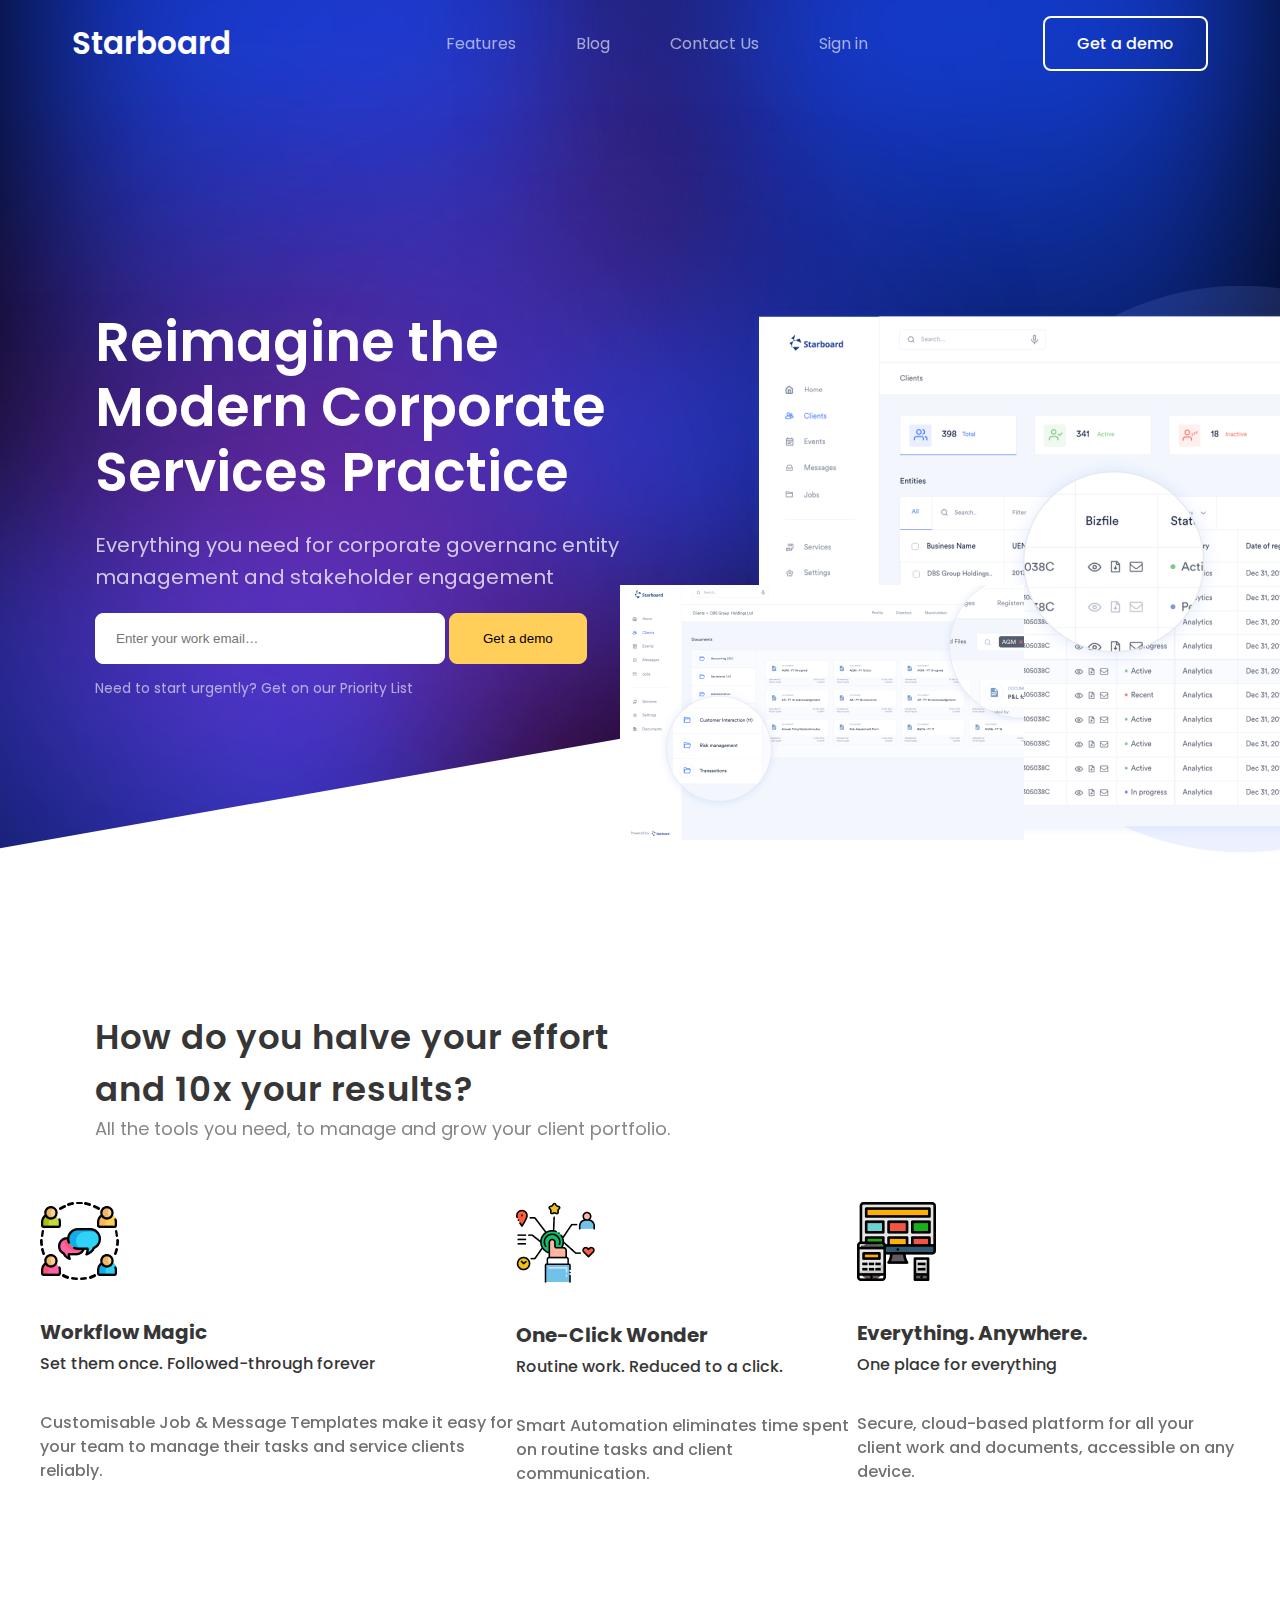
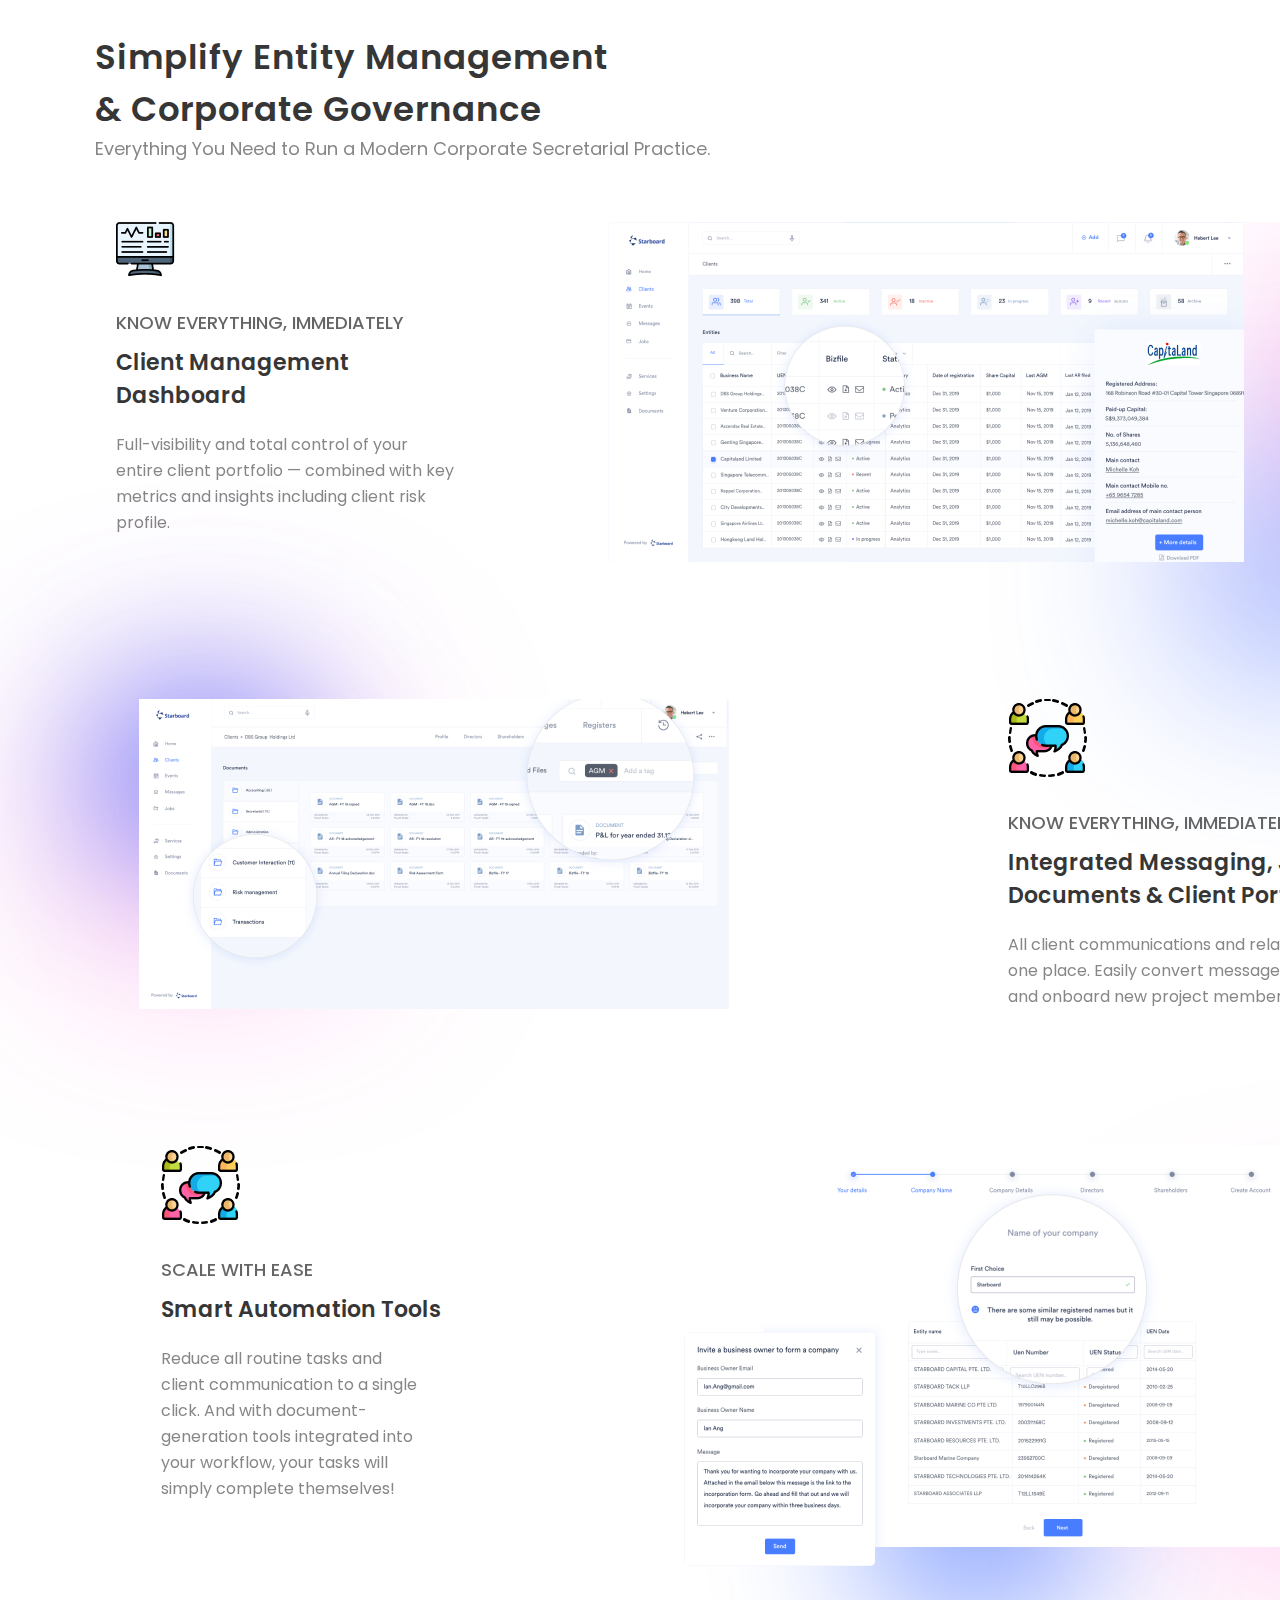
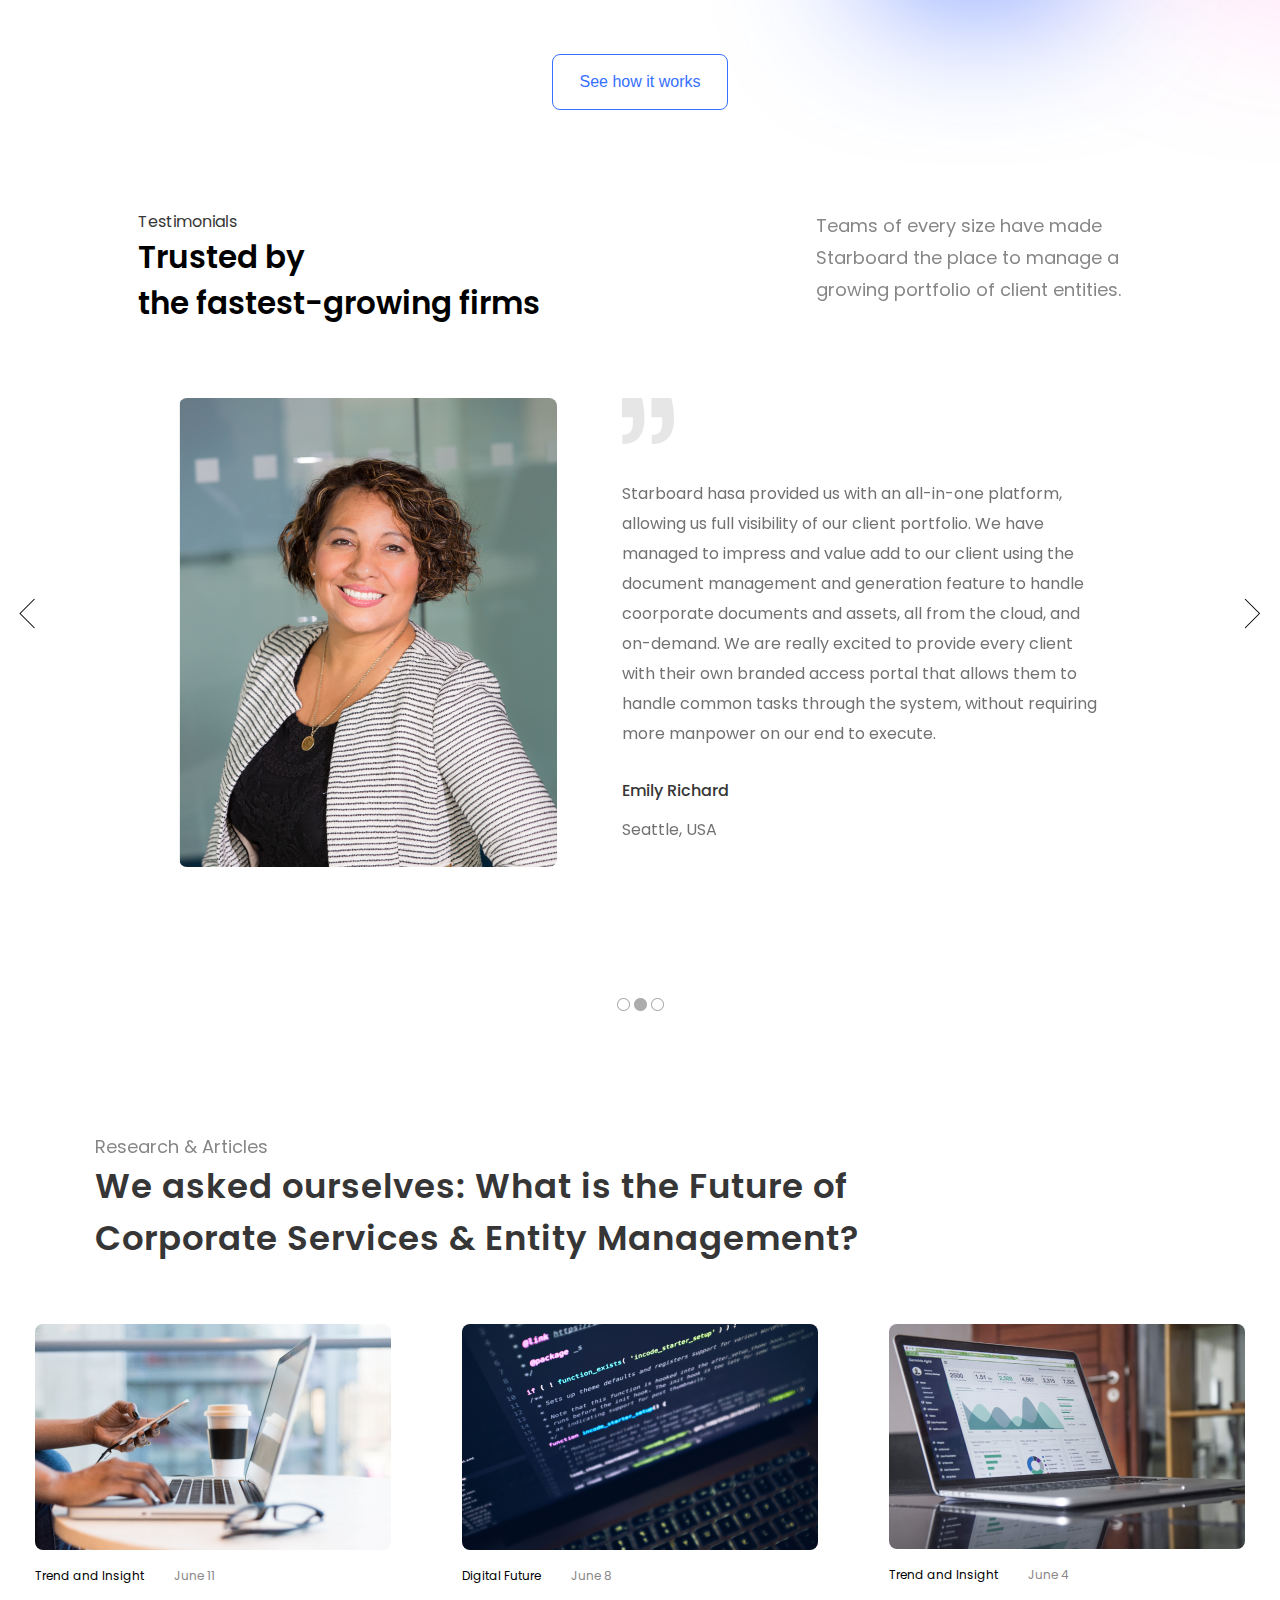
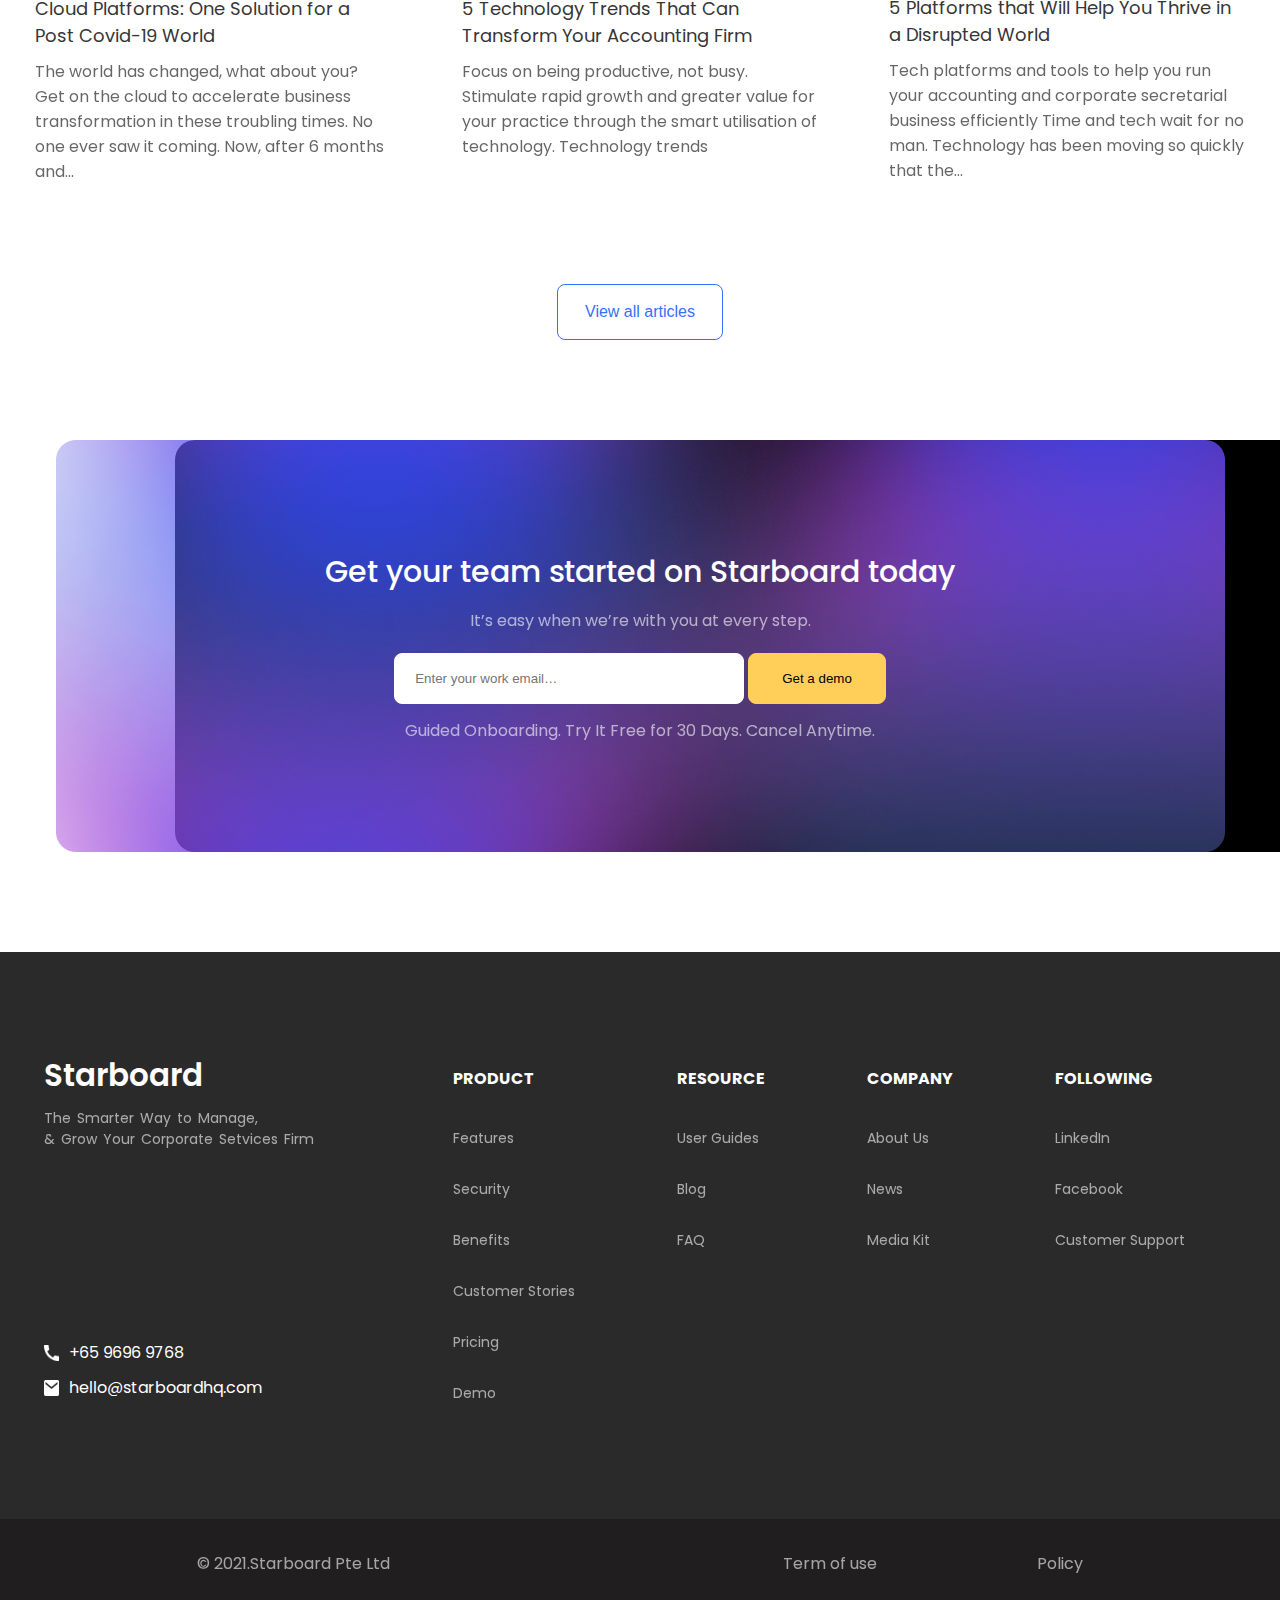
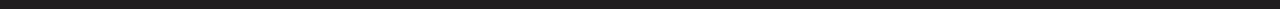
<file: index.html>
<!DOCTYPE html>
<html lang="en">

<head>
    <meta charset="UTF-8">
    <meta http-equiv="X-UA-Compatible" content="IE=edge">
    <link rel="stylesheet" href="contact_us/contact_us.html">
    <link rel="stylesheet" href="style.css">
    <link rel="stylesheet" href="features/features.html">
    <link rel="stylesheet" href="blog/blog.html">
    <link rel="preconnect" href="https://fonts.googleapis.com">
    <link rel="preconnect" href="https://fonts.gstatic.com" crossorigin>
    <link href="https://fonts.googleapis.com/css2?family=Poppins&display=swap" rel="stylesheet">
    <meta name="viewport" content="width=device-width, initial-scale=1.0">
    <title>Starboard</title>
</head>

<body>
    <header>
        <div class="colors_blue first"></div>
        <div class="colors_blue second"></div>
        <div class="colors_blue third"></div>
        <div class="mini"><img src="img/mini_display.png" alt=""></div>
        <div class="big"><img src="img/big_disp.png" alt=""></div>
        <div class="colors_blue fouth"></div>
        <div class="colors_pink fifth"></div>
        <div class="colors_pink sixth"></div>
        <div class="colors_pink seventh"></div>

        <div class="cut_little"></div>
        <div class="cut"></div>

        <div class="nav">
            <div class="logo">
                <h2>Starboard</h2>
            </div>
            <div class="items">
                <ul>
                    <li><a href="features/features.html">Features</a></li>
                    <li><a href="blog/blog.html">Blog</a></li>
                    <li><a href="contact_us/contact_us.html">Contact Us</a></li>
                    <li><a href="Sign in">Sign in</a></li>
                </ul>
            </div>
            <div class="btn"><a href="#">Get a demo</a></div>
        </div>

        <div class="header_inner">
            <h1>Reimagine the Modern Corporate Services
                Practice</h1>
            <p class="suptitles">Everything you need for corporate governanc entity management and stakeholder
                engagement</p>
            <div class="big_btn">
                <input type="text" placeholder="Enter your work email…" name="email">
                <button name="email">Get a demo</button>

            </div>
            <p class="subtitles">Need to start urgently? Get on our Priority List</p>
        </div>
    </header>

    <main>
        <div class="container_first">

            <div class="title_and_subtitle">
                <h2>How do you halve your effort <br>
                    and 10x your results?</h2>
                <p>All the tools you need, to manage and grow your client portfolio.</p>
            </div>

            <div class="container_inner">

                <div>
                    <img src="img/group.png" alt="">
                    <h2>Workflow Magic</h2>
                    <p>Set them once. Followed-through forever</p>
                    <p class="sub_text">Customisable Job & Message Templates make it easy for your team to manage their
                        tasks and service clients reliably.</p>
                </div>
                <div>
                    <img src="img/clickstream.png" alt="">
                    <h2>One-Click Wonder</h2>
                    <p>Routine work. Reduced to a click.</p>
                    <p class="sub_text">Smart Automation eliminates time spent on routine tasks and client
                        communication.

                    </p>
                </div>
                <div>
                    <img src="img/filled-outline.png" alt="">
                    <h2>Everything. Anywhere.</h2>
                    <p>One place for everything</p>
                    <p class="sub_text">Secure, cloud-based platform for all your client work and documents, accessible
                        on any device.</p>
                </div>
            </div>

            <div class="title_and_subtitle">
                <h2>Simplify Entity Management <br>
                    & Corporate Governance</h2>
                <p>Everything You Need to Run a Modern Corporate Secretarial Practice.</p>
            </div>

        </div>

        <div class="container_second">
            <div class="container2_inner">
                <div class="left_section">
                    <div class="picture">
                        <img class="one" src="img/2flat/Group-1.png" alt="">
                        <img class="two" src="img/2flat/Group.png" alt="">
                    </div>
                    <p class="suptitles_main">KNOW EVERYTHING, IMMEDIATELY</p>
                    <h2>Client Management<br> Dashboard</h2>
                    <p class="subtitles_main">Full-visibility and total control of your <br>entire client portfolio —
                        combined with key<br> metrics and insights including client risk<br> profile.</p>
                </div>

                <div class="right_section"><img src="img/2flat/client_management_dashboard.png" alt="">
                </div>
            </div>

            <div class="container3_inner">
                <div class="left_section2">
                    <img src="img/document_management-&-generation.png" alt="">
                </div>
                <div>
                    <div class="picture">
                        <img src="img/group.png" alt="">
                    </div class="right_section2">
                    <p class="suptitles_main">KNOW EVERYTHING, IMMEDIATELY</p>
                    <h2>Integrated Messaging, Jobs,<br> Documents & Client Portal</h2>
                    <p class="subtitles_main">All client communications and related jobs in<br> one place. Easily
                        convert messages to tasks,,<br> and onboard new project members.</p>
                </div>



            </div>
            <div class="container4_inner">
                <div class="left_section4">
                    <div class="picture">
                        <img class="one" src="img/group.png" alt="">
                    </div>
                    <p class="suptitles_main">SCALE WITH EASE</p>
                    <h2>Smart Automation Tools</h2>
                    <p class="subtitles_main last">Reduce all routine tasks and client communication to a single click.
                        And with document-generation tools integrated into your workflow, your tasks will simply
                        complete themselves!</p>
                </div>

                <div class="right_section4">
                    <img src="img/auto_Incorporation_tool.png" alt="">
                    <img class="tool" src="img/tool_hover.png" alt="">
                </div>

            </div>


            <div class="container_first_btn">
                <button>See how it works</button>
            </div>

            <div class="decorative_color1"></div>
            <div class="decorative_color2"></div>
            <div class="decorative_color3"></div>
            <div class="decorative_color4"></div>
            <div class="decorative_color5"></div>
            <div class="decorative_color6"></div>

        </div>

        <div class="title_and_subtitle_last">
            <div>
                <p>Testimonials</p>
                <h2>Trusted by<br>
                    the fastest-growing firms</h2>
            </div>
            <div>
                <p class="next_p">Teams of every size have made Starboard
                    the place to manage a growing portfolio of client entities.
                </p>
            </div>
        </div>
        <div class="container_third">
            <div>
                <img class="woman" src="img/christina-wocintech.png" alt="woman">
            </div>

            <div class="container_third_inner2">
                <img src="img/”.png" alt="">
                <article>Starboard hasa provided us with an all-in-one platform, allowing us full visibility of our
                    client portfolio. We have managed to impress and value add to our client using the document
                    management and generation feature to handle coorporate documents and assets, all from the cloud, and
                    on-demand. We are really excited to provide every client with their own branded access portal that
                    allows them to handle common tasks through the system, without requiring more manpower on our end to
                    execute.</article>
                <h3>Emily Richard</h3>
                <p>Seattle, USA</p>
            </div>
            <div class="decor_left"><img src="img/vector_2.png" alt="">
            </div>
            <div class="decor_right"><img src="img/vector_1.png" alt="">
            </div>
            <div class="decor_bottom">
                <img src="img/ellipse_11.png" alt="">
                <img src="img/ellipse_12.png" alt="">
                <img src="img/ellipse_13.png" alt="">
            </div>

        </div>



        <div class="title_and_subtitle">
            <p>Research & Articles</p>
            <h2>We asked ourselves: What is the Future of<br>
                Corporate Services & Entity Management?</h2>
        </div>


        <div class="container_fouth">
            <div>
                <img src="img/container_fouth_one.png" alt="">
                <div>
                    <h3>Trend and Insight</h3><span>June 11</span>
                </div>
                <h2>Cloud Platforms: One Solution for a Post Covid-19 World
                </h2>
                <p>The world has changed, what about you? Get on the cloud to accelerate business transformation in
                    these troubling times. No one ever saw it coming. Now, after 6 months and…</p>
            </div>
            <div>
                <img src="img/container_fouth_two.png" alt="">
                <div>
                    <h3>Digital Future</h3><span>June 8</span>
                </div>
                <h2>5 Technology Trends That Can Transform Your Accounting Firm</h2>
                <p>Focus on being productive, not busy. Stimulate rapid growth and greater value for your practice
                    through the smart utilisation of technology. Technology trends </p>
            </div>
            <div>
                <img src="img/container_fouth_three.png" alt="">
                <div>
                    <h3>Trend and Insight</h3><span>June 4</span>
                </div>
                <h2>5 Platforms that Will Help You Thrive in a Disrupted World</h2>
                <p>Tech platforms and tools to help you run your accounting and corporate secretarial business
                    efficiently Time and tech wait for no man. Technology has been moving so quickly that the…</p>
            </div>
        </div>

        <div class="container_first_btn">
            <button>View all articles</button>
        </div>


    </main>



    <footer>


        <section class="section_footer_first">

            <div class="low_decor_bord">
            </div>
            <div class="decor_bord">
                <h2>Get your team started on Starboard today</h2>
                <p>It’s easy when we’re with you at every step.</p>
                <div class="big_btn">
                    <input type="text" placeholder="Enter your work email…" name="email">
                    <button name="email">Get a demo</button>

                </div>
                <p>Guided Onboarding. Try It Free for 30 Days. Cancel Anytime.</p>

            </div>


        </section>


        <section class="section_footer_second">
            <div class="column">
                <div>
                    <h2>Starboard</h2>
                    <p class="subtitles_footer">The Smarter Way to Manage,<br> & Grow Your Corporate Setvices Firm</p>
                </div>
                <div>
                    <div class="contact"><img src="img/tel.png" alt="tel">
                        <p>+65 9696 9768</p>
                    </div>
                    <div><img src="img/email.png" alt="mail">
                        <p>hello@starboardhq.com</p>
                    </div>
                </div>
            </div>
            <div>
                <table>
                    <tr>
                        <td class="first_table">PRODUCT</td>
                        <td class="first_table">RESOURCE</td>
                        <td class="first_table">COMPANY</td>
                        <td class="first_table">FOLLOWING</td>
                    </tr>
                    <tr>
                        <td><a href="features/features.html">Features</a></td>
                        <td><a href="#">User Guides</a></td>
                        <td><a href="#">About Us</a></td>
                        <td><a href="#">LinkedIn</a></td>
                    </tr>
                    <tr>
                        <td><a href="#">Security</a></td>
                        <td><a href="#">Blog</a></td>
                        <td><a href="#">News</a></td>
                        <td><a href="#">Facebook</a></td>
                    </tr>
                    <tr>
                        <td><a href="#">Benefits</a></td>
                        <td><a href="#">FAQ</a></td>
                        <td><a href="#">Media Kit</a></td>
                        <td><a href="#">Customer Support</a></td>
                    </tr>
                    <tr>
                        <td><a href="#">Customer Stories</a></td>
                    </tr>
                    <tr>
                        <td><a href="#">Pricing</a></td>
                    </tr>
                    <tr>
                        <td><a href="#">Demo</a></td>
                    </tr>
                </table>
            </div>
            
        </section>
        <section class="section_footer_third">
<div><p>© 2021.Starboard Pte Ltd</p></div>
<div class="section_footer_third_p2"><p>Term of use</p><p>Policy</p></div>
        </section>

    </footer>
</body>

</html>
</file>
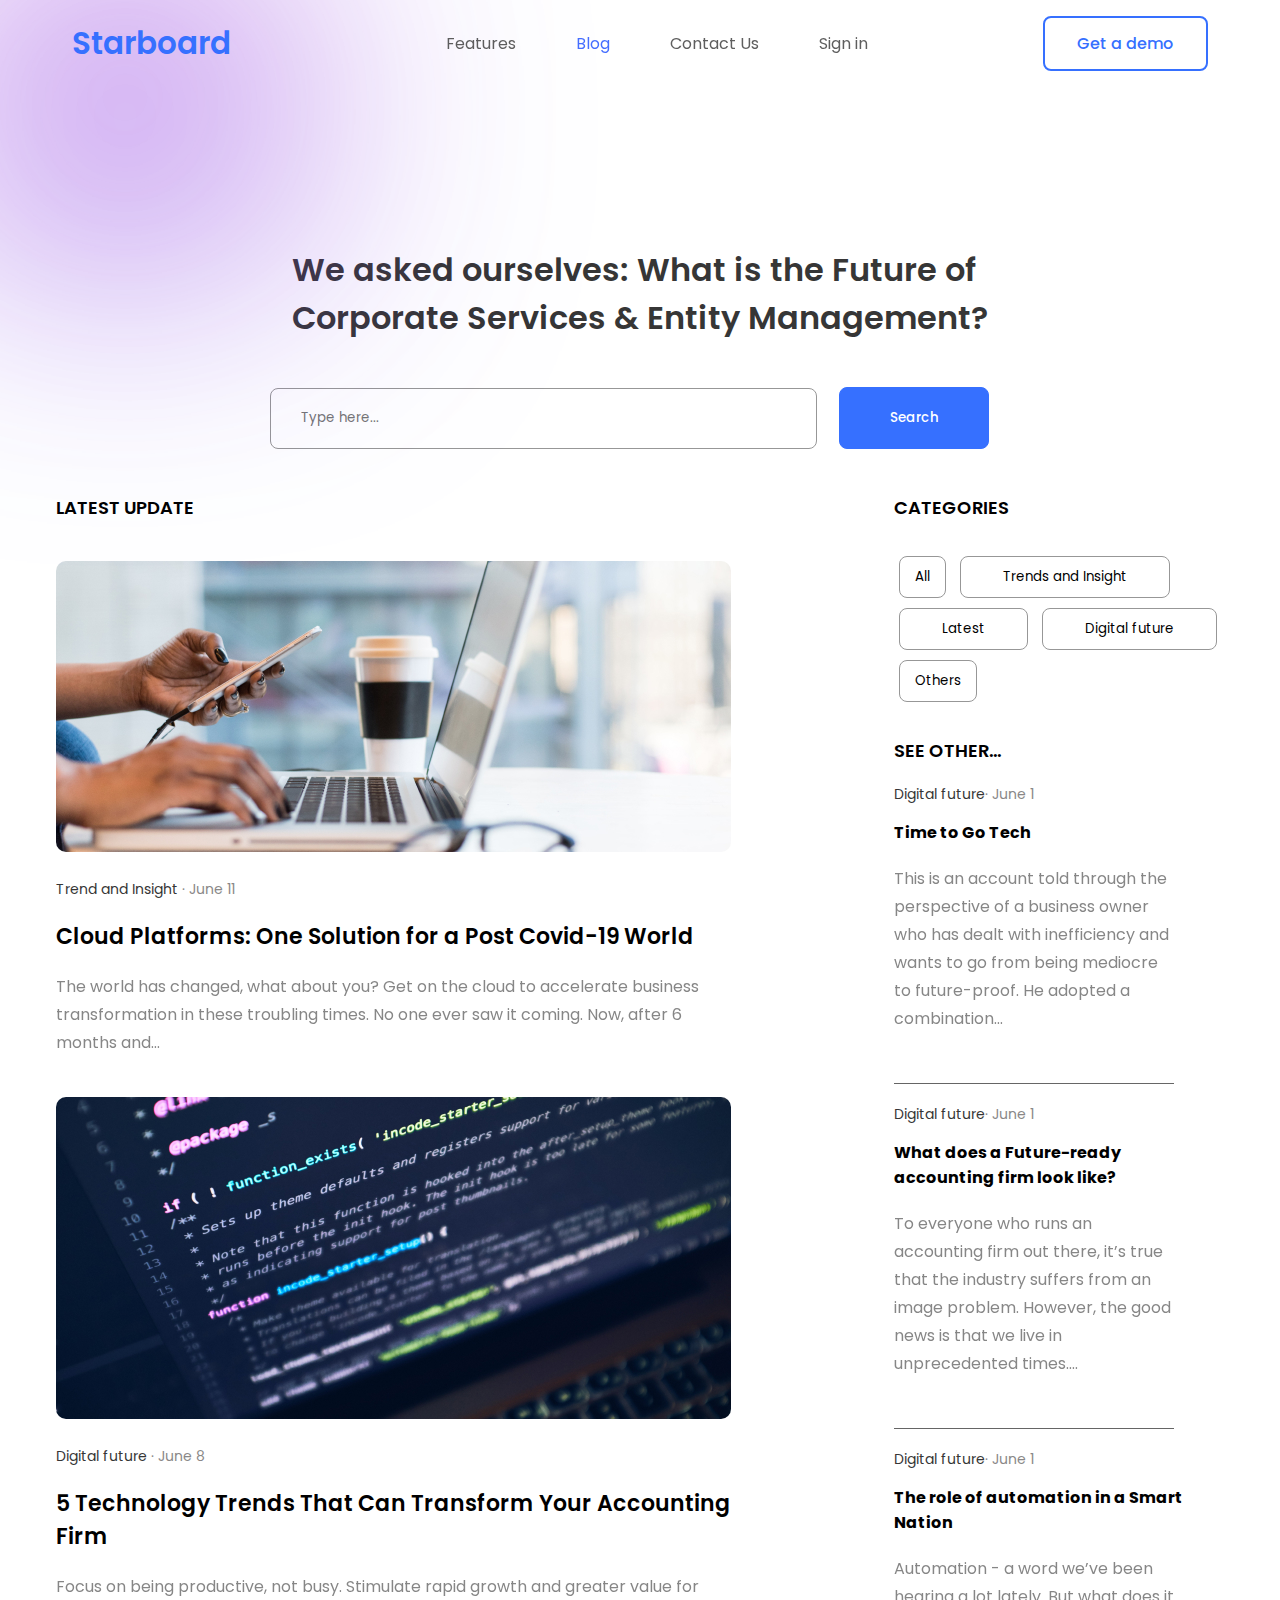
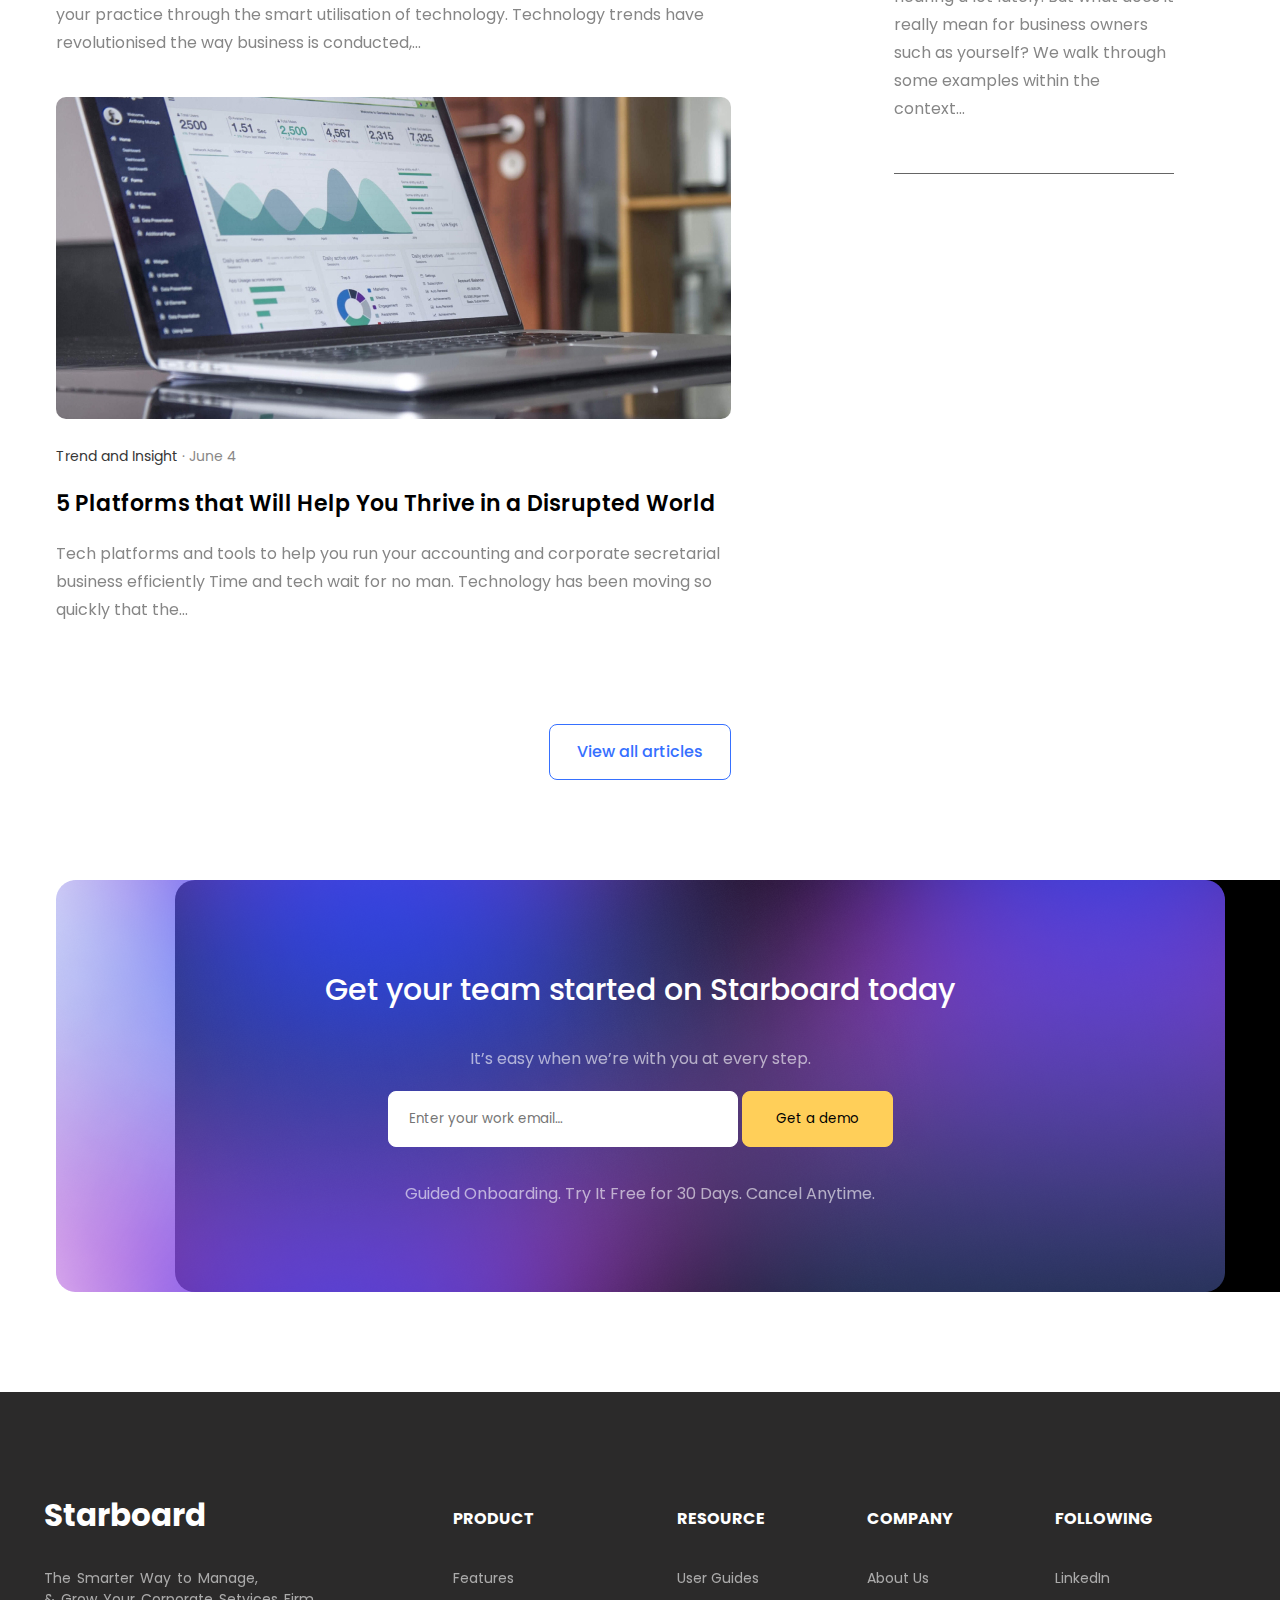
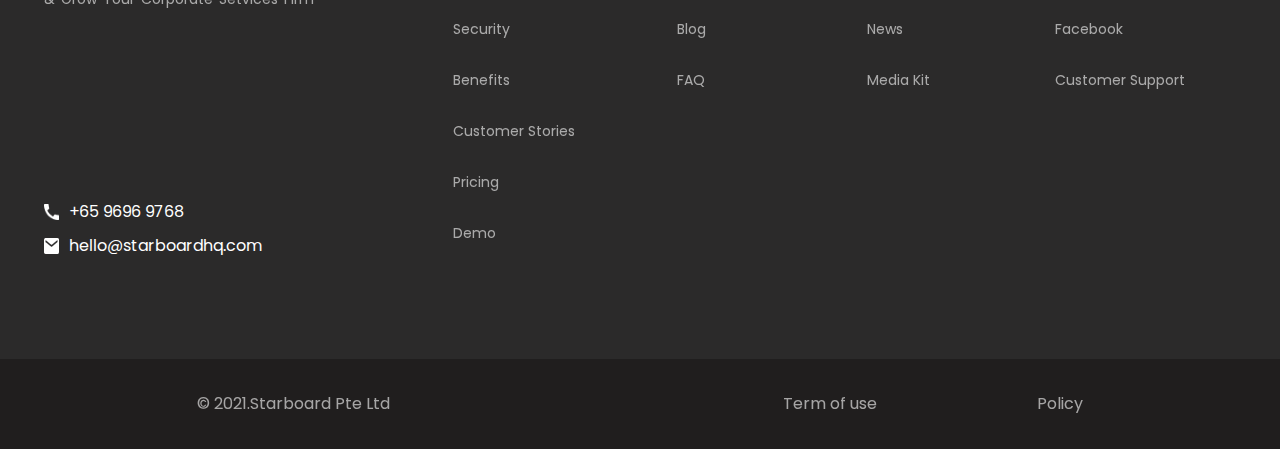
<file: blog/blog.html>
<!DOCTYPE html>
<html lang="en">

<head>
    <meta charset="UTF-8">
    <meta http-equiv="X-UA-Compatible" content="IE=edge">
    <link rel="stylesheet" href="../index.html">
    <link rel="stylesheet" href="../features/features.html">
    <link rel="preconnect" href="https://fonts.googleapis.com">
    <link rel="preconnect" href="https://fonts.gstatic.com" crossorigin>
    <link href="https://fonts.googleapis.com/css2?family=Poppins&display=swap" rel="stylesheet">
    <link rel="stylesheet" href="blog.css">
    <meta name="viewport" content="width=device-width, initial-scale=1.0">
    <title>Starboard-Blog</title>
</head>

<body>
    <header>
        <div class="nav">
            <div class="logo">
                <h2> <a href="../index.html">Starboard</a></h2>
            </div>
            <div class="items">
                <ul>
                    <li><a href="../features/features.html">Features</a></li>
                    <li><a class="blog_only" href="../blog/blog.html">Blog</a></li>
                    <li><a href="../contact_us/contact_us.html">Contact Us</a></li>
                    <li><a href="../Sign in">Sign in</a></li>
                </ul>
            </div>
            <div class="btn"><a href="#">Get a demo</a></div>
        </div>

        <div class="front_text">
            <h2>We asked ourselves: What is the Future of<br>
                Corporate Services & Entity Management?</h2>
            <div>
                <input type="text" placeholder="Type here..."><button>Search</button>
            </div>
        </div>

        <div class="lights_pink one"></div>
        <div class="lights_blue two"></div>
    </header>

    <main>

        <section class="left_of_aside">

            <h3>LATEST UPDATE</h3>
            <div><img src="../blog/img/blog_1.jpg" alt="">
                <p>Trend and Insight <span>&#183 June 11</span></p>
                <h4>Cloud Platforms: One Solution for a Post Covid-19 World
                </h4>
                <p class="big_text">The world has changed, what about you? Get on the cloud to accelerate business
                    transformation in these troubling times. No one ever saw it coming. Now, after 6 months and…</p>
            </div>
            <div><img src="../blog/img/blog_2.jpg" alt="">
                <p>Digital future <span>&#183 June 8</span></p>
                <h4>5 Technology Trends That Can Transform Your Accounting Firm</h4>
                <p class="big_text">Focus on being productive, not busy. Stimulate rapid growth and greater value for
                    your practice through the smart utilisation of technology. Technology trends have revolutionised the
                    way business is conducted,…</p>
            </div>
            <div><img src="../blog/img/blog_3.jpg" alt="">
                <p>Trend and Insight <span>&#183 June 4</span></p>
                <h4>5 Platforms that Will Help You Thrive in a Disrupted World</h4>
                <p class="big_text">Tech platforms and tools to help you run your accounting and corporate secretarial
                    business efficiently Time and tech wait for no man. Technology has been moving so quickly that the…
                </p>
            </div>
        </section>

        <aside>
            <h3>CATEGORIES</h3>
            <div class="many_btn" >
                <button>All</button>
                <button class="long_btn">Trends and Insight</button>
                <button class="long_btn" >Latest</button>
                <button class="long_btn">Digital future</button>
                <button>Others</button>
            </div>
            <h3>See other...</h3>
            <div>
                <p>Digital future<span>&#183 June 1</span></p>
                <h4>Time to Go Tech
                </h4>
                <p class="big_text right_section">This is an account told through the perspective of a business owner
                    who has dealt with inefficiency and wants to go from being mediocre to future-proof. He adopted a
                    combination…</p>
            </div>
            <div>
                <p>Digital future<span>&#183 June 1</span></p>
                <h4>What does a Future-ready accounting firm look like?</h4>
                <p class="big_text right_section">To everyone who runs an accounting firm out there, it’s true that the
                    industry suffers from an image problem. However, the good news is that we live in unprecedented
                    times.…</p>
            </div>
            <div>
                <p>Digital future<span>&#183 June 1</span></p>
                <h4>The role of automation in a Smart Nation</h4>
                <p class="big_text right_section">Automation - a word we’ve been hearing a lot lately. But what does it
                    really mean for business owners such as yourself? We walk through some examples within the context…
                </p>
            </div>
        </aside>


    </main>


    <footer>
        <div class="container_first_btn">
            <button>View all articles</button>
        </div>

        <section class="section_footer_first">

            <div class="low_decor_bord">
            </div>
            <div class="decor_bord">
                <h2>Get your team started on Starboard today</h2>
                <p>It’s easy when we’re with you at every step.
                </p>
                <div class="big_btn">
                    <input type="text" placeholder="Enter your work email…" name="email">
                    <button name="email">Get a demo</button>

                </div>
                <p>Guided Onboarding. Try It Free for 30 Days. Cancel Anytime.</p>

            </div>


        </section>


        <section class="section_footer_second">
            <div class="column">
                <div>
                    <h2>Starboard</h2>
                    <p class="subtitles_footer">The Smarter Way to Manage,<br> & Grow Your Corporate Setvices Firm</p>
                </div>
                <div>
                    <div class="contact"><img src="../img/tel.png" alt="tel">
                        <p class="contact_near">+65 9696 9768</p>
                    </div>
                    <div><img src="../img/email.png" alt="mail">
                        <p class="contact_near">hello@starboardhq.com</p>
                    </div>
                </div>
            </div>
            <div>
                <table>
                    <tr>
                        <td class="first_table">PRODUCT</td>
                        <td class="first_table">RESOURCE</td>
                        <td class="first_table">COMPANY</td>
                        <td class="first_table">FOLLOWING</td>
                    </tr>
                    <tr>
                        <td><a href="../features/features.html">Features</a></td>
                        <td><a href="#">User Guides</a></td>
                        <td><a href="#">About Us</a></td>
                        <td><a href="#">LinkedIn</a></td>
                    </tr>
                    <tr>
                        <td><a href="#">Security</a></td>
                        <td><a href="#">Blog</a></td>
                        <td><a href="#">News</a></td>
                        <td><a href="#">Facebook</a></td>
                    </tr>
                    <tr>
                        <td><a href="#">Benefits</a></td>
                        <td><a href="#">FAQ</a></td>
                        <td><a href="#">Media Kit</a></td>
                        <td><a href="#">Customer Support</a></td>
                    </tr>
                    <tr>
                        <td><a href="#">Customer Stories</a></td>
                    </tr>
                    <tr>
                        <td><a href="#">Pricing</a></td>
                    </tr>
                    <tr>
                        <td><a href="#">Demo</a></td>
                    </tr>
                </table>
            </div>

        </section>
        <section class="section_footer_third">
            <div>
                <p>© 2021.Starboard Pte Ltd</p>
            </div>
            <div class="section_footer_third_p2">
                <p>Term of use</p>
                <p>Policy</p>
            </div>
        </section>

    </footer>


</body>


</html>
</file>
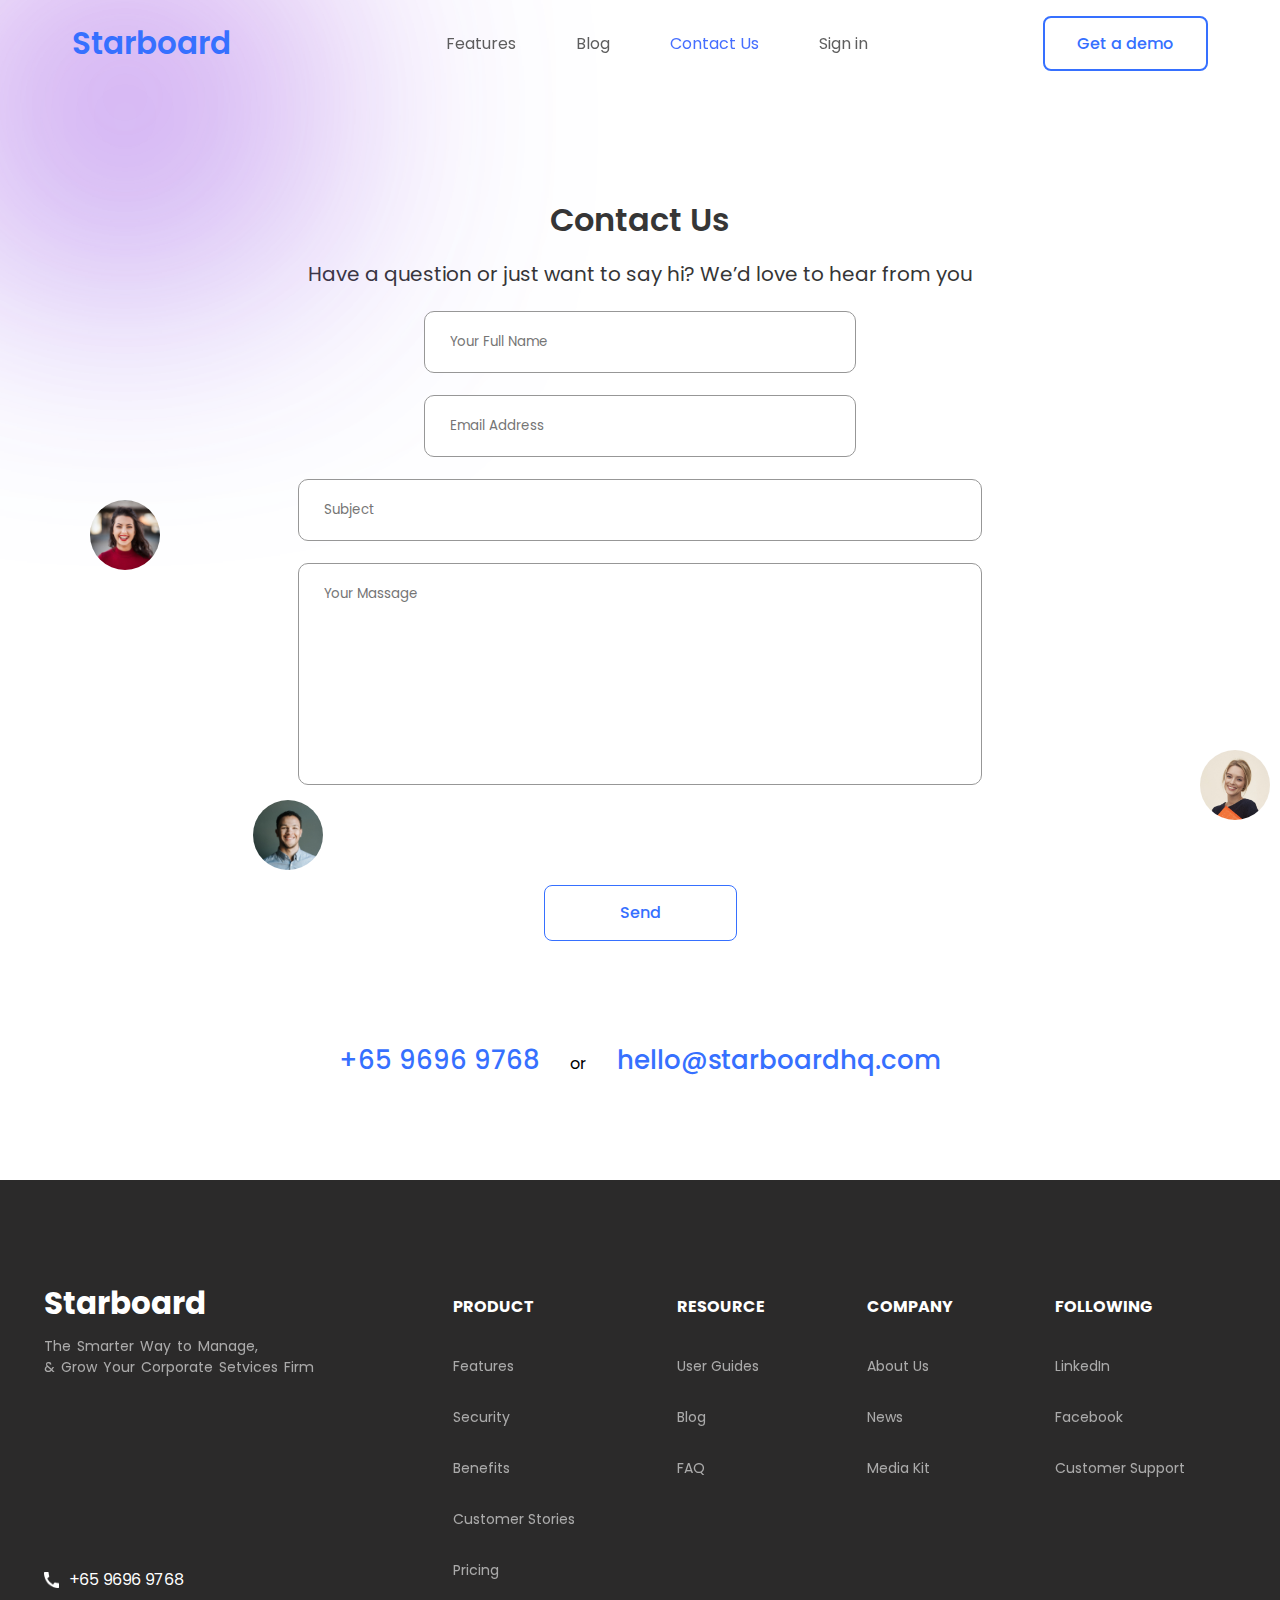
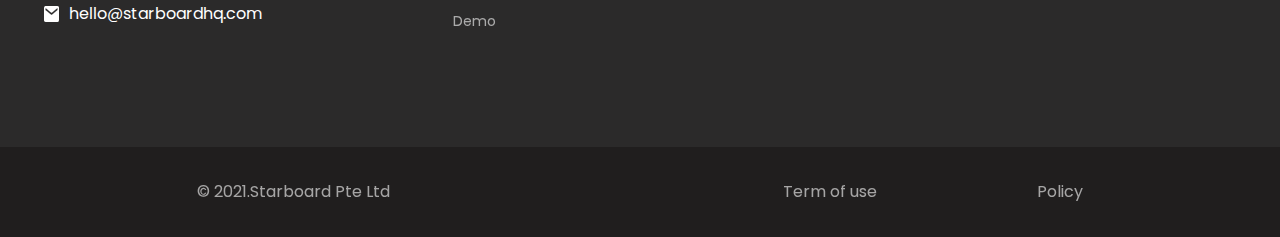
<file: contact_us/contact_us.html>
<!DOCTYPE html>
<html lang="en">
  <head>
    <meta charset="UTF-8" />
    <link rel="preconnect" href="https://fonts.googleapis.com" />
    <link rel="preconnect" href="https://fonts.gstatic.com" crossorigin />
    <link
      href="https://fonts.googleapis.com/css2?family=Poppins&display=swap"
      rel="stylesheet"
    />
    <link rel="stylesheet" href="contact_us.css" />
    <meta http-equiv="X-UA-Compatible" content="IE=edge" />
    <meta name="viewport" content="width=device-width, initial-scale=1.0" />
    <title>Starboard-Contact Us</title>
  </head>

  <body>
    <header>
      <div class="nav">
        <div class="logo">
          <h2><a href="../index.html">Starboard</a></h2>
        </div>
        <div class="items">
          <ul>
            <li><a href="../features/features.html">Features</a></li>
            <li><a href="../blog/blog.html">Blog</a></li>
            <li>
              <a class="blog_only" href="../contact_us/contact_us.html"
                >Contact Us</a
              >
            </li>
            <li><a href="../Sign in">Sign in</a></li>
          </ul>
        </div>
        <div class="btn"><a href="#">Get a demo</a></div>
      </div>

      <div class="front_text">
        <h2>Contact Us</h2>
        <p>
          Have a question or just want to say hi? We’d love to hear from you
        </p>
      </div>

      <div class="lights_pink one"></div>
      <div class="lights_blue two"></div>
    </header>

    <main>
      <div class="main">
        <div class="text_block">
          <div>
            <input type="text" placeholder="Your Full Name" />
            <input type="text" placeholder="Email Address" />
          </div>
          <div class="big_text">
            <input type="text" placeholder="Subject" />
            <input
              class="input_height"
              type="text"
              placeholder="Your Massage"
            />
          </div>
        </div>
        <div class="container_first_btn">
          <button>Send</button>
        </div>
        <div>
          <a href="#"> +65 9696 9768</a>or<a href="#">hello@starboardhq.com</a>
        </div>
      </div>

      <div class="back_pixtures pos1">
        <img src="../contact_us/img/back_pixtures1.jpg" alt="" />
      </div>
      <div class="back_pixtures pos2">
        <img src="../contact_us/img/back_pixtures2.jpg" alt="" />
      </div>
      <div class="back_pixtures pos3">
        <img src="../contact_us/img/back_pixtures3.jpg" alt="" />
      </div>
      <div class="back_pixtures pos4">
        <img src="../contact_us/img/back_pixtures4.jpg" alt="" />
      </div>
    </main>

    <footer>
      <section class="section_footer_second">
        <div class="column">
          <div>
            <h2>Starboard</h2>
            <p class="subtitles_footer">
              The Smarter Way to Manage,<br />
              & Grow Your Corporate Setvices Firm
            </p>
          </div>
          <div>
            <div class="contact">
              <img src="../img/tel.png" alt="tel" />
              <p class="contact_near">+65 9696 9768</p>
            </div>
            <div>
              <img src="../img/email.png" alt="mail" />
              <p class="contact_near">hello@starboardhq.com</p>
            </div>
          </div>
        </div>
        <div>
          <table>
            <tr>
              <td class="first_table">PRODUCT</td>
              <td class="first_table">RESOURCE</td>
              <td class="first_table">COMPANY</td>
              <td class="first_table">FOLLOWING</td>
            </tr>
            <tr>
              <td><a href="../features/features.html">Features</a></td>
              <td><a href="#">User Guides</a></td>
              <td><a href="#">About Us</a></td>
              <td><a href="#">LinkedIn</a></td>
            </tr>
            <tr>
              <td><a href="#">Security</a></td>
              <td><a href="#">Blog</a></td>
              <td><a href="#">News</a></td>
              <td><a href="#">Facebook</a></td>
            </tr>
            <tr>
              <td><a href="#">Benefits</a></td>
              <td><a href="#">FAQ</a></td>
              <td><a href="#">Media Kit</a></td>
              <td><a href="#">Customer Support</a></td>
            </tr>
            <tr>
              <td><a href="#">Customer Stories</a></td>
            </tr>
            <tr>
              <td><a href="#">Pricing</a></td>
            </tr>
            <tr>
              <td><a href="#">Demo</a></td>
            </tr>
          </table>
        </div>
      </section>
      <section class="section_footer_third">
        <div>
          <p>© 2021.Starboard Pte Ltd</p>
        </div>
        <div class="section_footer_third_p2">
          <p>Term of use</p>
          <p>Policy</p>
        </div>
      </section>
    </footer>
  </body>
</html>
</file>
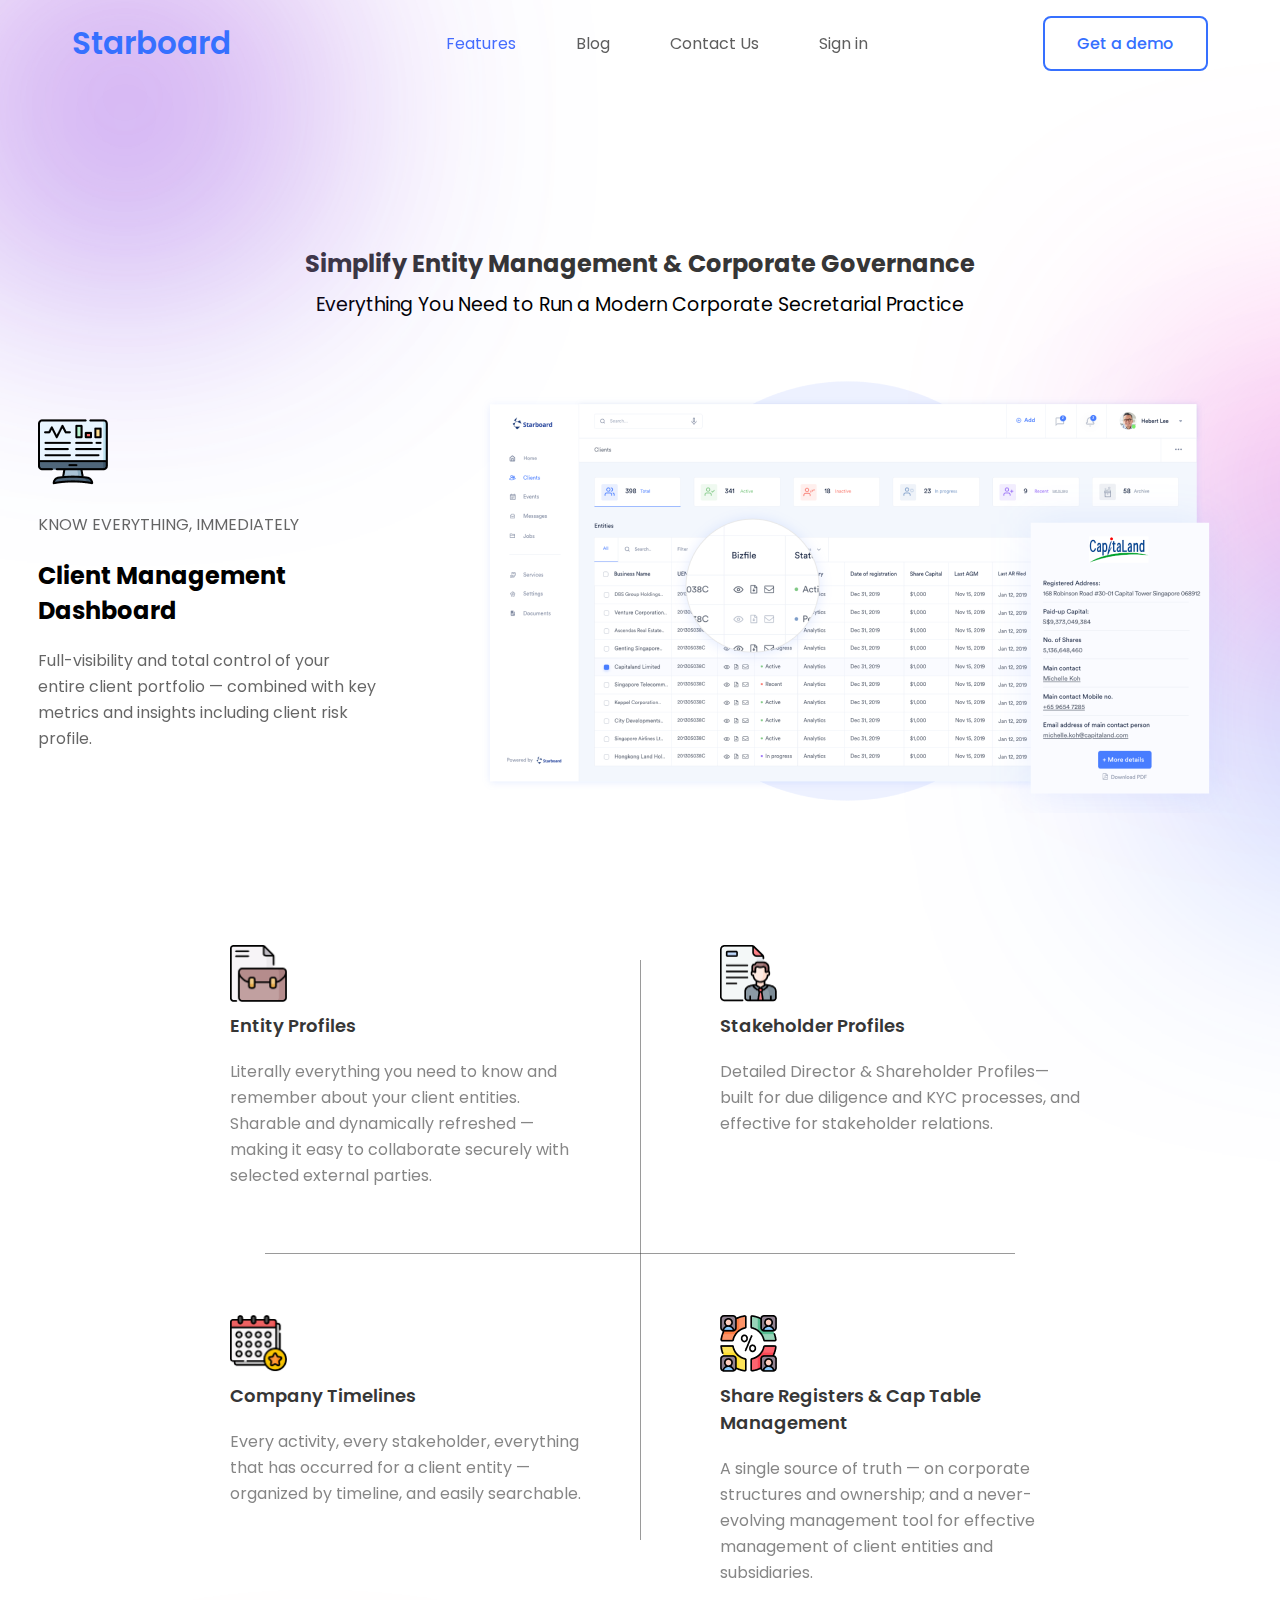
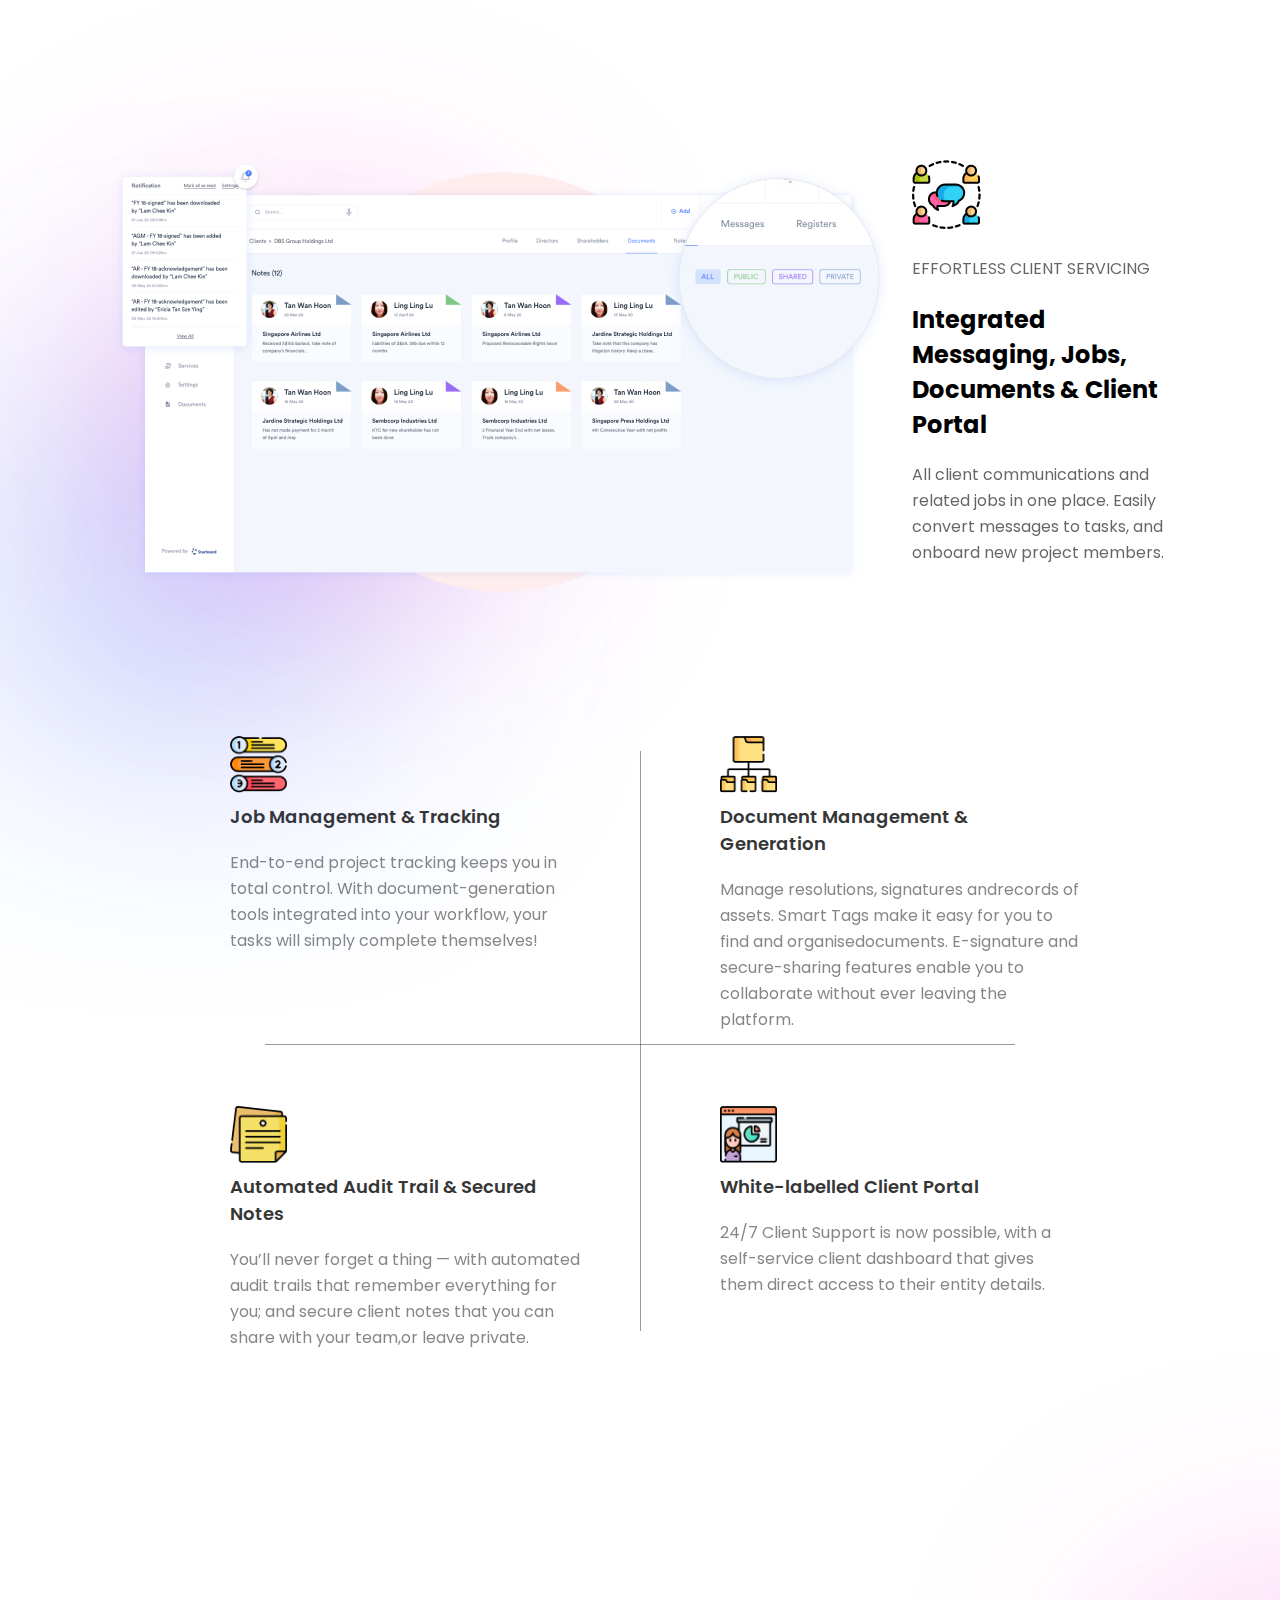
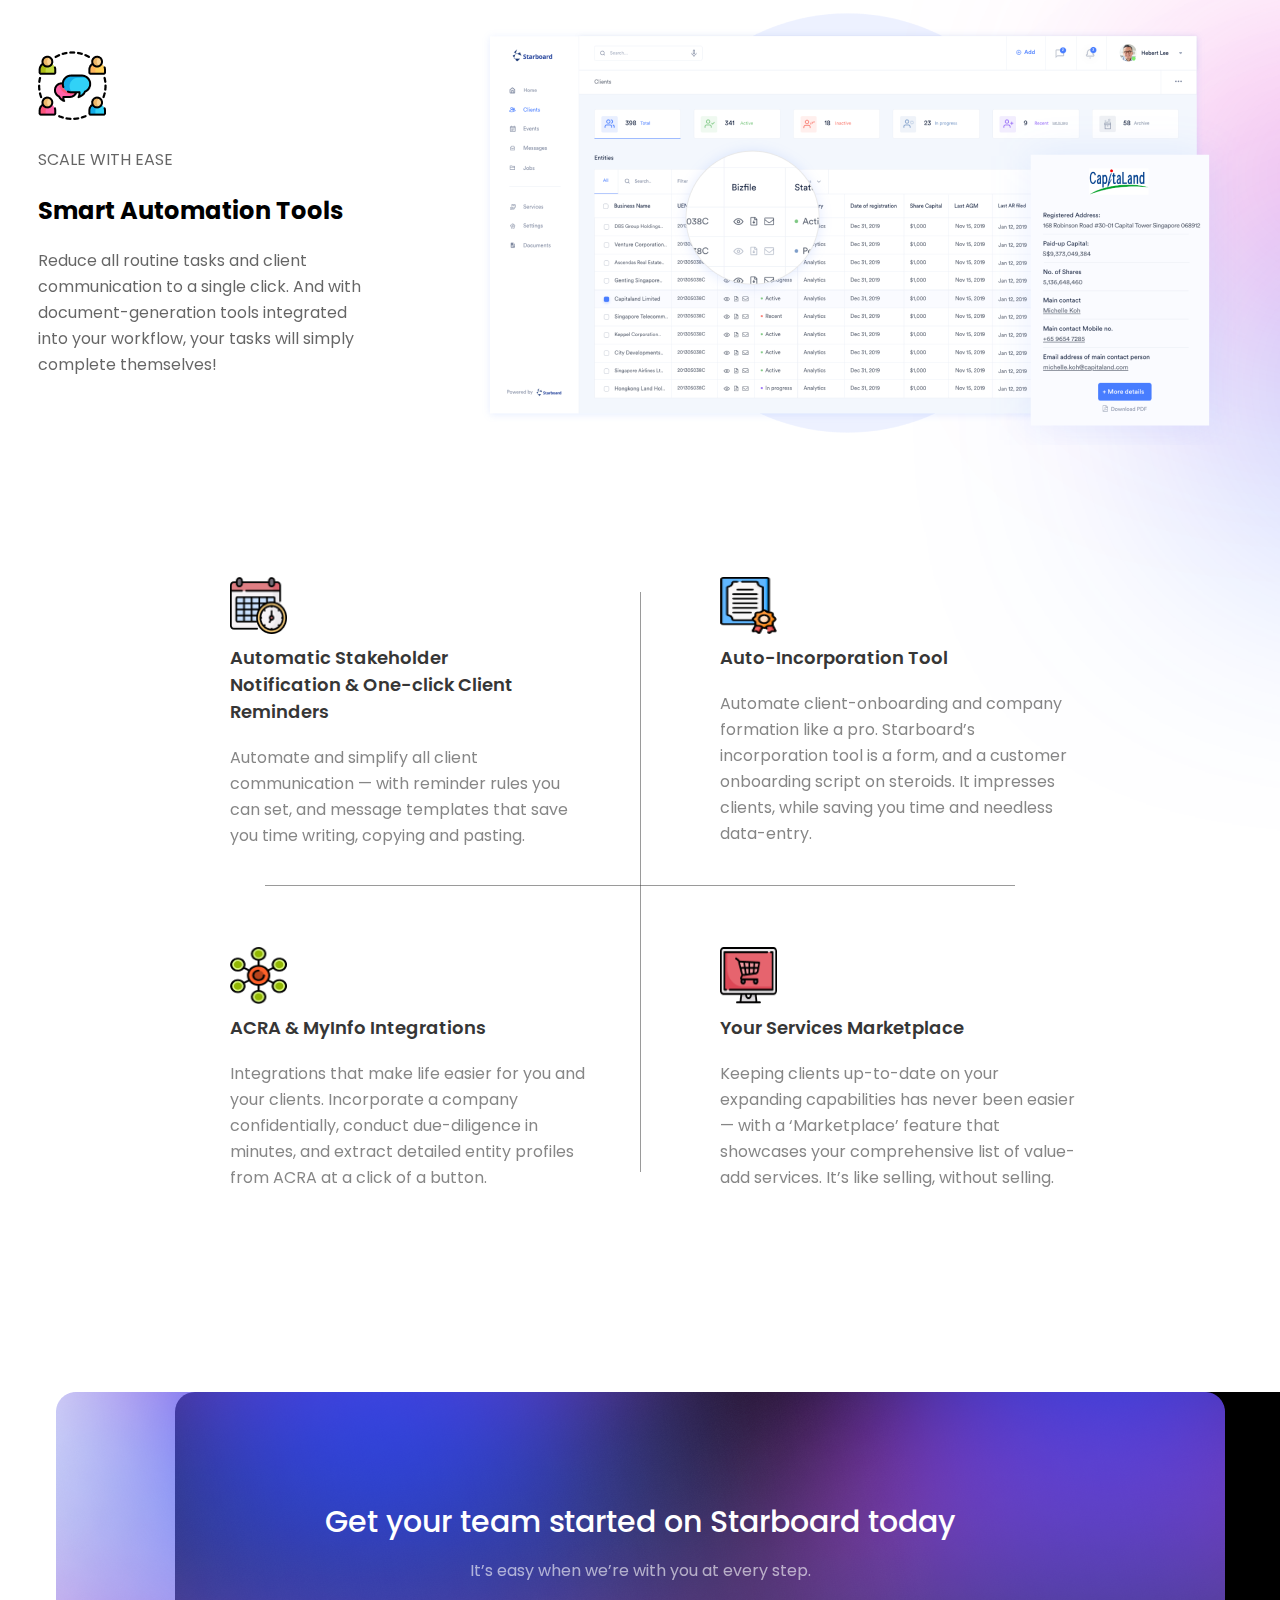
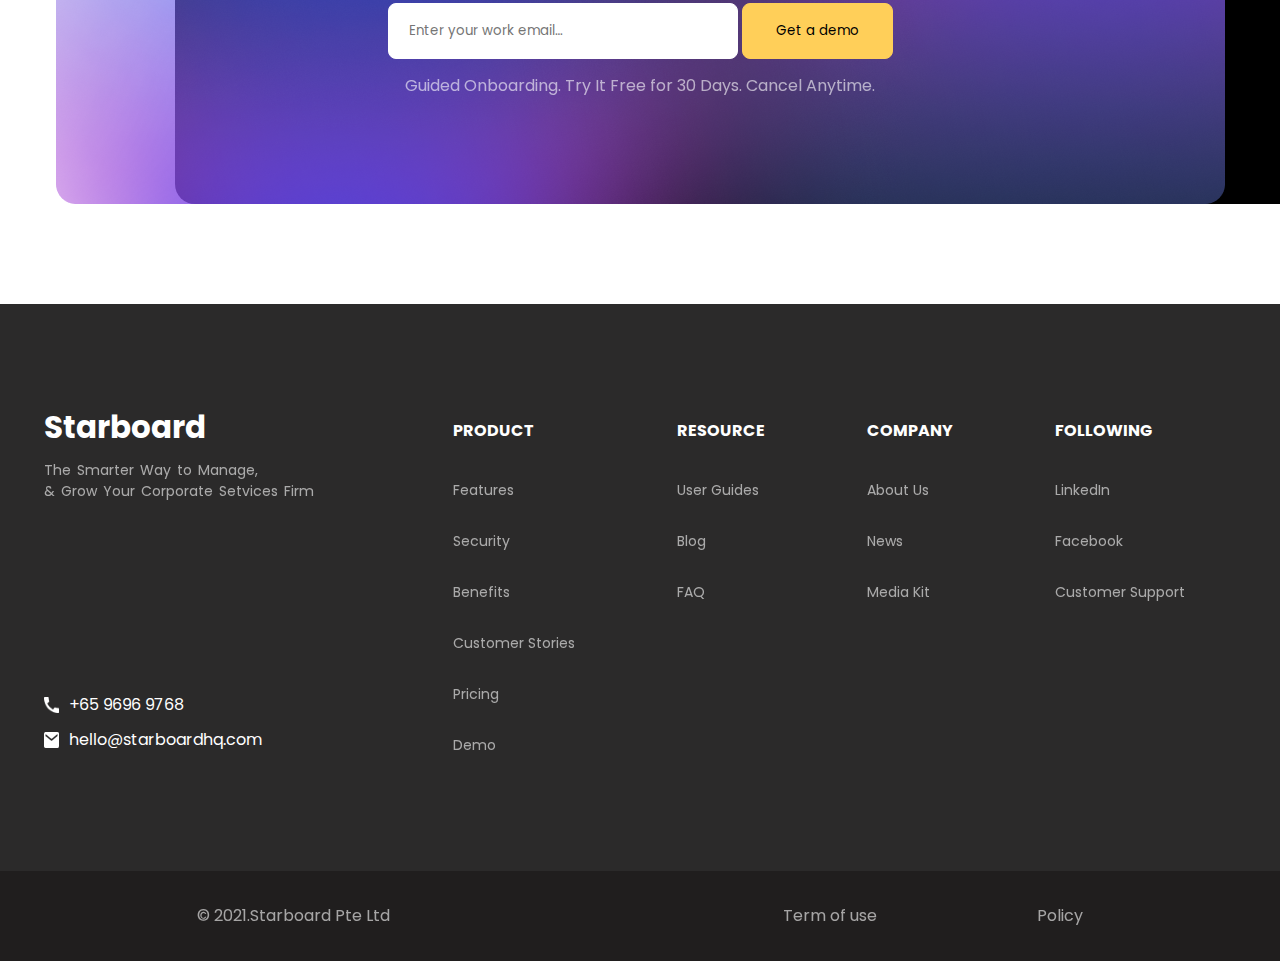
<file: features/features.html>
<!DOCTYPE html>
<html lang="en">
  <head>
    <meta charset="UTF-8" />
    <meta http-equiv="X-UA-Compatible" content="IE=edge" />
    <link rel="stylesheet" href="../index.html" />
    <link rel="stylesheet" href="../blog/blog.html" />
    <link rel="stylesheet" href="../features/features.css" />
    <link rel="preconnect" href="https://fonts.googleapis.com" />
    <link rel="preconnect" href="https://fonts.gstatic.com" crossorigin />
    <link
      href="https://fonts.googleapis.com/css2?family=Poppins&display=swap"
      rel="stylesheet"
    />
    <meta name="viewport" content="width=device-width, initial-scale=1.0" />
    <title>Starboard-Features</title>
  </head>

  <body>
    <header>
      <div class="nav">
        <div class="logo">
          <h2><a href="../index.html">Starboard</a></h2>
        </div>
        <div class="items">
          <ul>
            <li>
              <a class="features_only" href="../features/features.html"
                >Features</a
              >
            </li>
            <li><a href="../blog/blog.html">Blog</a></li>
            <li><a href="../contact_us/contact_us.html">Contact Us</a></li>
            <li><a href="../Sign in">Sign in</a></li>
          </ul>
        </div>
        <div class="btn"><a href="#">Get a demo</a></div>
      </div>

      <div class="front_text">
        <h2>Simplify Entity Management & Corporate Governance</h2>
        <p>
          Everything You Need to Run a Modern Corporate Secretarial Practice
        </p>
      </div>

      <div class="lights_pink one"></div>
      <div class="lights_blue two"></div>
    </header>
    <main>
      <div class="container_first">
        <div class="left">
          <img src="../features/img/monitor.png" alt="" />
          <p class="suptitles_container">KNOW EVERYTHING, IMMEDIATELY</p>
          <h2>
            Client Management<br />
            Dashboard
          </h2>
          <p class="subtitles_container">
            Full-visibility and total control of your <br />entire client
            portfolio — combined with key<br />
            metrics and insights including client risk<br />
            profile.
          </p>
        </div>
        <div>
          <img src="../features/img/container_first_features.png" alt="" />
        </div>
      </div>
      <!-- section with crist ctrl+c  -->
      <section class="sections">
        <div class="section_inner_left">
          <div class="bloks">
            <img src="../features/img/1.png" alt="" />
            <h3>Entity Profiles</h3>
            <p>
              Literally everything you need to know and remember about your
              client entities. Sharable and dynamically refreshed —making it
              easy to collaborate securely with selected external parties.
            </p>
          </div>
          <div class="bloks">
            <img src="../features/img/2.png" alt="" />
            <h3>Company Timelines</h3>
            <p>
              Every activity, every stakeholder, everything that has occurred
              for a client entity — organized by timeline, and easily
              searchable.
            </p>
          </div>
        </div>
        <div class="section_inner_right">
          <div class="bloks">
            <img src="../features/img/3.png" alt="" />
            <h3>Stakeholder Profiles</h3>
            <p>
              Detailed Director & Shareholder Profiles— built for due diligence
              and KYC processes, and effective for stakeholder relations.
            </p>
          </div>
          <div class="bloks">
            <img src="../features/img/4.png" alt="" />
            <h3>Share Registers & Cap Table Management</h3>
            <p>
              A single source of truth — on corporate structures and ownership;
              and a never-evolving management tool for effective management of
              client entities and subsidiaries.
            </p>
          </div>
        </div>

        <div class="crist line"></div>
        <div class="crist horizont"></div>
      </section>
      <!-- section with crist ctrl+c  -->
      <div class="container_second">
        <div>
          <img src="../features/img/container_second.png" alt="web" />
        </div>

        <div class="container2_right">
          <img src="../features/img/group.png" alt="group" />
          <p class="suptitles_container">EFFORTLESS CLIENT SERVICING</p>
          <h2>Integrated Messaging, Jobs, Documents & Client Portal</h2>
          <p class="subtitles_container">
            All client communications and related jobs in one place. Easily
            convert messages to tasks, and onboard new project members.
          </p>
        </div>
      </div>

      <!-- section with crist ctrl+c  2 -->
      <section class="sections">
        <div class="section_inner_left">
          <div class="bloks">
            <img src="../features/img/5.png" alt="" />
            <h3>Job Management & Tracking</h3>
            <p>
              End-to-end project tracking keeps you in total control. With
              document-generation tools integrated into your workflow, your
              tasks will simply complete themselves!
            </p>
          </div>
          <div class="bloks">
            <img src="../features/img/6.png" alt="" />
            <h3>Automated Audit Trail & Secured Notes</h3>
            <p>
              You’ll never forget a thing — with automated audit trails that
              remember everything for you; and secure client notes that you can
              share with your team,or leave private.
            </p>
          </div>
        </div>
        <div class="section_inner_right">
          <div class="bloks">
            <img src="../features/img/7.png" alt="" />
            <h3>Document Management & Generation</h3>
            <p>
              Manage resolutions, signatures andrecords of assets. Smart Tags
              make it easy for you to find and organisedocuments. E-signature
              and secure-sharing features enable you to collaborate without ever
              leaving the platform.
            </p>
          </div>
          <div class="bloks">
            <img src="../features/img/8.png" alt="" />
            <h3>White-labelled Client Portal</h3>
            <p>
              24/7 Client Support is now possible, with a self-service client
              dashboard that gives them direct access to their entity details.
            </p>
          </div>
        </div>

        <div class="crist line"></div>
        <div class="crist horizont"></div>
      </section>
      <!-- section with crist ctrl+c  2 -->

      <!-- container third copy  -->
      <div class="container_first">
        <div class="left">
          <img src="../features/img/group.png" alt="" />
          <p class="suptitles_container">SCALE WITH EASE</p>
          <h2>Smart Automation Tools</h2>
          <p class="subtitles_container">
            Reduce all routine tasks and client communication to a single click.
            And with document-generation tools integrated into your workflow,
            your tasks will simply complete themselves!
          </p>
        </div>
        <div>
          <img src="../features/img/container_first_features.png" alt="" />
        </div>
      </div>
      <!-- container third copy  -->

      <!-- section with crist ctrl+c 3  -->

      <section class="sections">
        <div class="section_inner_left">
          <div class="bloks">
            <img src="../features/img/9.png" alt="" />
            <h3>
              Automatic Stakeholder Notification & One-click Client Reminders
            </h3>
            <p>
              Automate and simplify all client communication — with reminder
              rules you can set, and message templates that save you time
              writing, copying and pasting.
            </p>
          </div>
          <div class="bloks">
            <img src="../features/img/10.png" alt="" />
            <h3>ACRA & MyInfo Integrations</h3>
            <p>
              Integrations that make life easier for you and your clients.
              Incorporate a company confidentially, conduct due-diligence in
              minutes, and extract detailed entity profiles from ACRA at a click
              of a button.
            </p>
          </div>
        </div>
        <div class="section_inner_right">
          <div class="bloks">
            <img src="../features/img/11.png" alt="" />
            <h3>Auto-Incorporation Tool</h3>
            <p>
              Automate client-onboarding and company formation like a pro.
              Starboard’s incorporation tool is a form, and a customer
              onboarding script on steroids. It impresses clients, while saving
              you time and needless data-entry.
            </p>
          </div>
          <div class="bloks">
            <img src="../features/img/12.png" alt="" />
            <h3>Your Services Marketplace</h3>
            <p>
              Keeping clients up-to-date on your expanding capabilities has
              never been easier — with a ‘Marketplace’ feature that showcases
              your comprehensive list of value-add services. It’s like selling,
              without selling.
            </p>
          </div>
        </div>

        <div class="crist line"></div>
        <div class="crist horizont"></div>
      </section>

      <!-- section with crist ctrl+c 3  -->

      <!-- background lighrs -->

      <div class="lights_pink three3"></div>
      <div class="lights_pink fouth4"></div>
      <div class="lights_pink fife5"></div>
      <div class="lights_blue six6"></div>
      <div class="lights_blue seven7"></div>
      <div class="lights_blue eight8"></div>
    </main>
    <footer>
      <section class="section_footer_first">
        <div class="low_decor_bord"></div>
        <div class="decor_bord">
          <h2>Get your team started on Starboard today</h2>
          <p>It’s easy when we’re with you at every step.</p>
          <div class="big_btn">
            <input
              type="text"
              placeholder="Enter your work email…"
              name="email"
            />
            <button name="email">Get a demo</button>
          </div>
          <p>Guided Onboarding. Try It Free for 30 Days. Cancel Anytime.</p>
        </div>
      </section>

      <section class="section_footer_second">
        <div class="column">
          <div>
            <h2>Starboard</h2>
            <p class="subtitles_footer">
              The Smarter Way to Manage,<br />
              & Grow Your Corporate Setvices Firm
            </p>
          </div>
          <div>
            <div class="contact">
              <img src="../img/tel.png" alt="tel" />
              <p>+65 9696 9768</p>
            </div>
            <div>
              <img src="../img/email.png" alt="mail" />
              <p>hello@starboardhq.com</p>
            </div>
          </div>
        </div>
        <div>
          <table>
            <tr>
              <td class="first_table">PRODUCT</td>
              <td class="first_table">RESOURCE</td>
              <td class="first_table">COMPANY</td>
              <td class="first_table">FOLLOWING</td>
            </tr>
            <tr>
              <td><a href="../features/features.html">Features</a></td>
              <td><a href="#">User Guides</a></td>
              <td><a href="#">About Us</a></td>
              <td><a href="#">LinkedIn</a></td>
            </tr>
            <tr>
              <td><a href="#">Security</a></td>
              <td><a href="#">Blog</a></td>
              <td><a href="#">News</a></td>
              <td><a href="#">Facebook</a></td>
            </tr>
            <tr>
              <td><a href="#">Benefits</a></td>
              <td><a href="#">FAQ</a></td>
              <td><a href="#">Media Kit</a></td>
              <td><a href="#">Customer Support</a></td>
            </tr>
            <tr>
              <td><a href="#">Customer Stories</a></td>
            </tr>
            <tr>
              <td><a href="#">Pricing</a></td>
            </tr>
            <tr>
              <td><a href="#">Demo</a></td>
            </tr>
          </table>
        </div>
      </section>
      <section class="section_footer_third">
        <div><p>© 2021.Starboard Pte Ltd</p></div>
        <div class="section_footer_third_p2">
          <p>Term of use</p>
          <p>Policy</p>
        </div>
      </section>
    </footer>
  </body>
</html>
</file>
<file: style.css>
* {
    box-sizing: border-box;
    margin: 0;
}

body {
    font-family: 'Poppins', sans-serif;
}

main {
    background-color: #fff;
    position: relative;
    z-index: 12;
}

/* style of backgroud header  */

header {
    position: relative;
    background-color: black;
    height: 896px;
}

.colors_blue {
    z-index: 2;
    background: linear-gradient(180deg, rgba(24, 75, 255, 0) 0%, #174AFF 100%);
    filter: blur(100px);
    transform: matrix(1, 0, 0, -1, 0, 0);
}

.first {
    width: 580px;
    height: 909px;
    position: absolute;
    top: -140px;
    left: 20px;
}

.second {
    width: 582px;
    height: 909px;
    position: absolute;
    top: -140px;
    right: 10px;
}

.third {
    width: 640px;
    height: 909px;
    position: absolute;
    top: 525px;
    left: -200px;
    background: linear-gradient(120deg, rgba(24, 75, 255, 0) 0%, #174AFF 100%);
}

.fouth {
    width: 350px;
    height: 400px;
    bottom: 155px;
    right: 460px;
    position: absolute;

}

.mini {
    width: 420px;
    height: 271px;
    position: absolute;
    z-index: 5;
    bottom: 40px;
    right: 240px;

}

.big {
    position: absolute;
    right: 0;
    bottom: 20px;
    z-index: 4;

}


.colors_pink {
    z-index: 1;
    background: linear-gradient(180deg, rgba(54, 219, 255, 0) 0%, #FF29C3 100%);
    filter: blur(200px);
    transform: matrix(1, 0, 0, -1, 0, 0);
}

.fifth {
    position: absolute;
    z-index: 3;
    width: 350px;
    height: 450px;
    bottom: 30px;
    left: 100px;

}

.sixth {
    position: absolute;
    width: 350px;
    height: 450px;
    bottom: 30px;
    right: 650px;

}

.seventh {
    position: absolute;
    width: 350px;
    height: 450px;
    top: 0;
    right: 600px;
}

.cut {
    background-color: #fff;
    position: absolute;
    bottom: -39px;
    right: 189px;
    width: 1338px;
    z-index: 3;
    height: 160px;
    rotate: 170deg;
}

.cut_little {
    background-color: #fff;
    position: absolute;
    bottom: 0;
    right: 0;
    z-index: 3;
    height: 150px;
    width: 700px;
}

/* style of inner header  */

.nav {
    padding-top: 20px;
    display: flex;
    justify-content: space-around;
    position: relative;
    z-index: 10;
    align-items: center;
}

ul {
    list-style: none;
    display: flex;
    align-items: center;
}


h2 {
    color: #fff;

    font-weight: 600;
    font-size: 31px;
    line-height: 46px;
}

.items>ul>li>a {
    text-decoration: none;
    color: #fff;
    opacity: 0.6;
    font-weight: 400;
    font-size: 16px;
    line-height: 24px;
    padding: 0 30px;
}

.btn a {
    padding: 14px 32px;
    text-decoration: none;
    color: #fff;
    border: 2px solid #fff;
    border-radius: 8px;

    font-weight: 500;
    font-size: 16px;
    line-height: 24px;
}

.header_inner {
    width: 550px;
    position: absolute;
    top: 310px;
    left: 95px;
    z-index: 10;

}

h1 {
    color: #fff;

    font-weight: 600;
    font-size: 54px;
    line-height: 65px;
}

.suptitles {
    padding-top: 24px;
    opacity: 0.75;
    color: #fff;
    font-weight: 400;
    font-size: 20px;
    line-height: 32px;
}

.big_btn {
    padding-top: 20px;
}

.big_btn input {
    padding-left: 20px;
    width: 350px;
    height: 51px;
    border: solid 1px #fff;
    border-radius: 8px;
}

.big_btn button {
    padding: 17px 33px;
    background: #FFCF59;
    border: 1px solid #FFCF59;
    border-radius: 8px;

}


.subtitles {
    padding-top: 14px;
    opacity: 0.6;
    color: #fff;
    font-weight: 400;
    font-size: 14px;
    line-height: 21px;
}



/* animation of header  */
.btn a:hover{
    background-color: blue;
    border: 1px solid blue;
    color: #fff;
    transition: 0.5s;
}

.items li:hover {
    transform: scale(1.1);
    transition: 0.5s;
    border: 1px solid #fff;
    border-radius: 8px;
}

.big_btn button:hover {
    background-color: blue;
    border: 1px solid blue;
    color: #fff;
    transition: 0.5s;
}



/* style of main  */

/* title_and_subtitle style first */

.title_and_subtitle {
    padding: 115px 0 60px 95px;
    background-color: #fff;
    position: relative;
    width: 100%;
    z-index: 10;
}

.title_and_subtitle h2 {
    color: #363636;
    font-style: normal;
    font-weight: 600;
    font-size: 34px;
    line-height: 52px;
    letter-spacing: 1px;
}

.title_and_subtitle p {
    color: #363636;
    font-weight: 400;
    font-size: 18px;
    line-height: 27px;
    opacity: 0.6;
}


/* container_inner style  */


.container_inner {
    margin: auto;
    background-color: #fff;
    position: relative;
    z-index: 12;
    width: 1200px;
    display: flex;
    justify-content: space-around;
}

.container_inner h2 {
    padding-top: 30px;
    color: #363636;
    font-weight: 700;
    font-size: 20px;
    line-height: 30px;
}

.container_inner p {
    padding-top: 5px;
    padding-bottom: 30px;
    color: #363636;
    font-weight: 500;
    font-size: 16px;
    line-height: 24px;
}

.sub_text {
    padding-top: 10px;
    color: #363636;
    font-weight: 400;
    font-size: 16px;
    line-height: 28px;
    opacity: 0.7;
}

/* full computer picture  */


.picture {
    position: relative;
}

.picture .one {
    position: relative;
    z-index: 10;
}

.picture .two {
    position: absolute;
    top: 0;
    left: 0;

}


.container2_inner {
    display: flex;
    justify-content: space-around;

}

.left_section {

    padding-left: 80px;
    width: 500px;
}

.container_second h2 {
    color: #363636;
    font-weight: 600;
    font-size: 22px;
    line-height: 33px;
    padding-top: 10px;
}

.suptitles_main {
    opacity: 0.6;
    padding-top: 25px;
    font-weight: 500;
    font-size: 18px;
    line-height: 27px;
}

.subtitles_main {
    padding-top: 20px;
    color: #363636;
    opacity: 0.6;
    font-weight: 400;
    font-size: 16px;
    line-height: 26px;
}


/* container3_inner style  */


.container3_inner {
    margin: auto;
    width: 1500px;
    padding-top: 130px;
    display: flex;
    justify-content: space-around;
}


/* container4_inner style  */

.container4_inner {
    margin: auto;
    width: 1500px;
    padding-top: 130px;
    display: flex;
    justify-content: space-around;
}

.right_section4 {
    position: relative;
}

.tool {
    position: absolute;
    left: -80px;
    top: 186px;
}

.left_section4 .last {
    width: 262px;
}

.container_first_btn {
    z-index: 10;
    display: block;
    text-align: center;
    padding: 100px 0;
    margin: 0 auto;
}

.container_first_btn button {
    padding: 15px 27px;
    background-color: #fff;
    border: 1px solid #3670FF;
    border-radius: 8px;
    font-weight: 500;
    font-size: 16px;
    line-height: 24px;
    color: #3670FF;
}

.container_first_btn button:hover {
    color: #fff;
    background-color: #174AFF;
    transition: 0.5s;
}



/* backlights of container  */

.decorative_color1 {
    position: absolute;
    width: 200px;
    height: 200px;
    left: 1309px;
    top: 962px;
    z-index: 1;
    background: linear-gradient(180deg, rgba(0, 194, 255, 0) 0%, #FF29C3 100%);
    filter: blur(100px);
}

.decorative_color2 {
    position: absolute;
    width: 200px;
    height: 200px;
    left: 1209px;
    top: 1139px;
    z-index: 1;
    background: linear-gradient(180deg, rgba(24, 75, 255, 0) 0%, #174AFF 100%);

    filter: blur(100px);
}

.decorative_color3 {

    position: absolute;
    width: 200px;
    height: 200px;
    left: 109px;
    top: 1402px;
    z-index: 1;
    background: linear-gradient(180deg, rgba(0, 194, 255, 0) 0%, #FF29C3 100%);
    filter: blur(117px);
}

.decorative_color4 {
    position: absolute;
    width: 200px;
    height: 200px;
    left: 101px;
    top: 1339px;
    z-index: 1;
    background: linear-gradient(180deg, rgba(24, 75, 255, 0) 0%, #174AFF 100%);

    filter: blur(76px);
}

.decorative_color5 {

    position: absolute;
    width: 200px;
    height: 200px;
    left: 877px;
    top: 2090px;
    z-index: 1;
    background: linear-gradient(180deg, rgba(24, 75, 255, 0) 0%, #174AFF 100%);

    filter: blur(76px);
}


.decorative_color6 {

    position: absolute;
    width: 200px;
    height: 200px;
    left: 1230px;
    top: 2000px;
    z-index: 1;
    background: linear-gradient(180deg, rgba(0, 194, 255, 0) 0%, #FF29C3 100%);
    filter: blur(117px);
}

img {
    position: relative;
    z-index: 5;
}

.title_and_subtitle_last {
    padding-bottom: 72px;
    display: flex;
    justify-content: space-around;
}

.title_and_subtitle_last h2 {
    color: black;

}

.title_and_subtitle_last p {
    color: #363636;
    font-weight: 400;
    font-size: 16px;
    line-height: 24px;
}

.title_and_subtitle_last .next_p {
    opacity: 0.6;
    font-weight: 400;
    font-size: 18px;
    line-height: 32px;
    width: 326px;
}


.container_third {
    position: relative;
    margin: auto;
    width: 922px;
    height: 620px;
    display: flex;
    justify-content: space-around;
}

.container_third .woman {
    border-radius: 8px;
}

.container_third_inner2 {
    padding-left: 65px;
}

.container_third_inner2 article {
    padding-top: 28px;
    color: #363636;
    opacity: 0.7;
    font-weight: 400;
    font-size: 16px;
    line-height: 30px;
}

.container_third_inner2 h3 {
    color: #363636;
    padding-top: 30px;
    font-weight: 500;
    font-size: 16px;
    line-height: 24px;
}

.container_third_inner2 p {
    opacity: 0.7;
    color: #363636;
    padding-top: 15px;
    font-weight: 400;
    font-size: 16px;
    line-height: 24px;
}

.decor_left {
    position: absolute;
    top: 200px;
    left: -160px;

}

.decor_right {
    position: absolute;
    top: 200px;
    right: -160px;
}

.decor_bottom {
    position: absolute;
    bottom: 0;

}

.container_fouth {
    display: flex;
    justify-content: space-around;

}

.container_fouth div {
    width: 356px;
}

.container_fouth img {
    border-radius: 8px;
}

.container_fouth>div>div {
    padding-top: 10px;
    display: flex;
    align-items: center;
}

.container_fouth span {
    padding-left: 30px;
    color: #8A8888;
    font-weight: 400;
    font-size: 12px;
    line-height: 18px;
}

.container_fouth h2 {
    padding-top: 10px;
    color: #363636;
    font-weight: 400;
    font-size: 18px;
    line-height: 27px;
}

.container_fouth h3 {
    color: black;
    font-weight: 400;
    font-size: 12px;
    line-height: 18px;
}

.container_fouth p {
    padding-top: 10px;
    opacity: 0.6;
    font-weight: 400;
    font-size: 16px;
    line-height: 25px;
}


/* style of footer  */

/* section one  */


.decor_bord{
    position: relative;
    background-image:url(img/decor_bord.png);
    width: 1169px;
    height: 412px;
    background-size: cover;
    background-repeat: no-repeat;
    margin: auto;
    z-index: 10;
    display: flex;
    flex-direction: column;
    align-items: center;
    justify-content: center;
}

.decor_bord h2{
font-weight: 500;
font-size: 30px;
line-height: 45px;
}

.decor_bord p{
    padding-top: 15px;
    color: #fff;
opacity: 0.6;
font-weight: 400;
font-size: 16px;
line-height: 24px;
}

.low_decor_bord{
    position: absolute;
    background-color: black;
    width: 1169px;
    height: 412px;
    border-radius: 20px;
    z-index: 0;
    left: 175.100px;
}

/* sectioon two  */


.section_footer_second{
    margin: 100px auto 0;
    background-color: #2B2A2A;
padding: 100px 0;
display: flex;
justify-content: space-around;
}


table tr td{
    padding: 12px 50px;
}

.first_table{
    padding-bottom: 20px;
    color: #fff;
    opacity: 1;
    font-weight: 700;
}


td a{
    text-decoration: none;
    color: #fff;
    opacity: 0.6;
font-weight: 400;
font-size: 14px;
line-height: 21px;
}

.subtitles_footer{
    padding-top: 10px;
    color: #fff;
    opacity: 0.6;
font-weight: 400;
font-size: 14px;
line-height: 21px;
word-spacing: 2px;
}


.column>div>div{
    align-items: center;
    display: flex;
    color: #fff;
}
.column>div>div img{
    width: 25px;
    height: 16px;
    padding-right: 10px;
}

.contact{
padding: 190px 0 10px;
}

/* section_third style  */

.section_footer_third{
    width: 100%;
    height: 90px;
    background-color: #201E1E;
    display: flex;
    justify-content: space-around;
    align-items: center;
    color: #fff;
    
font-weight: 400;
font-size: 16px;
line-height: 24px;

}
.section_footer_third p{
opacity: 0.6;
}

.section_footer_third_p2{
    width: 300px;
    display: flex;
    justify-content: space-between;
}
</file>
<file: blog/blog.css>
* {
    box-sizing: border-box;
    margin: 0;
    font-family: 'Poppins', sans-serif;
}


.lights_pink{
    
position: absolute;
    width: 250px;
    height: 250px;
    background: linear-gradient(180deg, rgba(0, 194, 255, 0) 0%, #FF29C3 100%);
    filter: blur(140px);
}

.lights_blue{
    
position: absolute;
    width: 250px;
    height: 250px;
    background: linear-gradient(180deg, rgba(24, 75, 255, 0) 0%, #174AFF 100%);
    filter: blur(160px);
}





/* style of header  */

/* style of nav  */
header{
    position: relative;
}

.nav {
    padding-top: 20px;
    display: flex;
    justify-content: space-around;
    position: relative;
    z-index: 10;
    align-items: center;
}

ul {
    list-style: none;
    display: flex;
    align-items: center;
}


.logo h2 a{
    color: #3670FF;
text-decoration: none;
    font-weight: 600;
    font-size: 31px;
    line-height: 46px;
}

.items>ul>li>a {
    text-decoration: none;
    color: #363636;
    opacity: 0.8;
    font-weight: 400;
    font-size: 16px;
    line-height: 24px;
    padding: 0 30px;
}

.items>ul>li>.blog_only{
    color: #174AFF;
}

.btn a {
    padding: 14px 32px;
    text-decoration: none;
    color: #3670FF;
    border: 2px solid #3670FF;
    border-radius: 8px;

    font-weight: 500;
    font-size: 16px;
    line-height: 24px;
}

/* animation of nav  */

.items a:hover {
    transition: 0.5s;
    color: #3670FF;
}

.btn a:hover {
    background-color: blue;
    border: 1px solid blue;
    color: #fff;
    transition: 0.5s;
}

.one{
    top: -70px;
    left: 0px;
}

.two{
top: -50px;
left: 0px;
}

/* style of header text  */

.front_text {
    padding-top: 180px;
    display: flex;
    flex-direction: column;
    align-items: center;
}

.front_text h2 {
    color: #363636;
    
font-weight: 600;
font-size: 32px;
line-height: 48px;
}

.front_text input {
    padding-left: 30px;
width: 547px;
height: 61px;
border: 1px solid #979797;
border-radius: 8px;
}

.front_text button{
    margin: 45px 22px;
padding: 20px 50px;
background-color: #3670FF;
border: 1px solid #3670FF;
border-radius: 8px;
color: #fff;
font-weight: 500;
}


.front_text button:hover{
    color: #174AFF;
    background-color: #fff;
    transition: 0.5s;
}

/* main style  */

main{
    display: flex;
    justify-content: space-around;
}


/* main information  style */

.left_of_aside{
    width: 726px;
}

.left_of_aside img{
    border-radius: 10px;
    margin-top: 40px;
}

span{
    color: #8A8888;
    font-weight: 400;
    font-size: 14px;
    line-height: 21px;

}

p{
    margin-top: 20px;
  color:   #363636;
font-weight: 400;
font-size: 14px;
line-height: 21px;
}

.big_text{
    width: 680px;
    margin-top: 20px;
    opacity: 0.6;
    color: #363636;
font-weight: 400;
font-size: 16px;
line-height: 28px;
}
.left_of_aside h3{
    
font-weight: 600;
font-size: 18px;
line-height: 27px;
}

.left_of_aside h4{
    margin-top: 20px;
    
font-weight: 600;
font-size: 22px;
line-height: 33px;
}


/* aside right  style */


aside{
    width: 330px;
    height: 1220px;
}

aside .right_section{
    width: 280px;
    padding-bottom: 50px;
    border-bottom: 1px solid black;
}

aside h4{
    padding-top: 15px;
}

aside h3{
    text-transform: uppercase;

    font-weight: 600;
    font-size: 18px;
    line-height: 27px;
}
aside .many_btn{
margin: 30px 0;
}

aside button{
    background-color: #fff;
    border: 1px solid  #979797;
    border-radius: 8px;
    margin: 5px 5px;
    padding: 10px 15px ;
}

aside .long_btn{
    padding: 10px 42px;
}










/* style of footer  */

.container_first_btn {
    z-index: 10;
    display: block;
    text-align: center;
    padding: 100px 0;
    margin: 0 auto;
}

.container_first_btn button {
    padding: 15px 27px;
    background-color: #fff;
    border: 1px solid #3670FF;
    border-radius: 8px;
    font-weight: 500;
    font-size: 16px;
    line-height: 24px;
    color: #3670FF;
}

/* section one  */


.decor_bord{
    position: relative;
    background-image:url(../img/decor_bord.png);
    width: 1169px;
    height: 412px;
    background-size: cover;
    background-repeat: no-repeat;
    margin: auto;
    z-index: 10;
    display: flex;
    flex-direction: column;
    align-items: center;
    justify-content: center;
}

.decor_bord h2{
    color: #fff;
font-weight: 500;
font-size: 30px;
line-height: 45px;
}

.decor_bord p{
    padding-top: 15px;
    color: #fff;
opacity: 0.6;
font-weight: 400;
font-size: 16px;
line-height: 24px;
}

.low_decor_bord{
    position: absolute;
    background-color: black;
    width: 1169px;
    height: 412px;
    border-radius: 20px;
    z-index: 0;
    left: 175.100px;
}

/* sectioon two  */


.section_footer_second{
    margin: 100px auto 0;
    background-color: #2B2A2A;
padding: 100px 0;
display: flex;
justify-content: space-around;
}


table tr td{
    padding: 12px 50px;
}

.first_table{
    padding-bottom: 20px;
    color: #fff;
    opacity: 1;
    font-weight: 700;
}


td a{
    text-decoration: none;
    color: #fff;
    opacity: 0.6;
font-weight: 400;
font-size: 14px;
line-height: 21px;
}

.subtitles_footer{
    padding-top: 10px;
    color: #fff;
    opacity: 0.6;
font-weight: 400;
font-size: 14px;
line-height: 21px;
word-spacing: 2px;
}


.column>div>div{
    align-items: center;
    display: flex;
    color: #fff;
}
.column>div>div img{
    width: 25px;
    height: 16px;
    padding-right: 10px;
}

.contact{
padding: 190px 0 10px;
}


.section_footer_second .contact_near{
    color: #fff;
font-weight: 400;
font-size: 16px;
line-height: 24px;
    margin: 0;
}

/* section_third style  */

.section_footer_third{
    width: 100%;
    height: 90px;
    background-color: #201E1E;
    display: flex;
    justify-content: space-around;
    align-items: center;
    color: #fff;
    
font-weight: 400;
font-size: 16px;
line-height: 24px;

}
footer .section_footer_third p{
    margin: 0;
    color: #fff;
opacity: 0.6;

font-weight: 400;
font-size: 16px;
line-height: 24px;
}

.section_footer_third_p2{
    color: #FFFFFF;

    width: 300px;
    display: flex;
    justify-content: space-between;
}

footer .section_footer_third_p2 p{
    margin: 0;
    color: #fff;
}

.column h2{
color: #fff;
    font-weight: 700;
    font-size: 31px;
    line-height: 46px;
}

.big_btn {
    padding-top: 20px;
}

.big_btn input {
    padding-left: 20px;
    width: 350px;
    height: 56px;
    border: solid 1px #fff;
    border-radius: 8px;
}

.big_btn button {
    padding: 17px 33px;
    background: #FFCF59;
    border: 1px solid #FFCF59;
    border-radius: 8px;

}

.big_btn button:hover {
    background-color: blue;
    border: 1px solid blue;
    color: #fff;
    transition: 0.5s;
}
</file>
<file: contact_us/contact_us.css>
* {
    box-sizing: border-box;
    margin: 0;
    font-family: 'Poppins', sans-serif;
}


.lights_pink{
    
position: absolute;
    width: 250px;
    height: 250px;
    background: linear-gradient(180deg, rgba(0, 194, 255, 0) 0%, #FF29C3 100%);
    filter: blur(140px);
}

.lights_blue{
    
position: absolute;
    width: 250px;
    height: 250px;
    background: linear-gradient(180deg, rgba(24, 75, 255, 0) 0%, #174AFF 100%);
    filter: blur(160px);
}





/* style of header  */

/* style of nav  */
header{
    position: relative;
}

.nav {
    padding-top: 20px;
    display: flex;
    justify-content: space-around;
    position: relative;
    z-index: 10;
    align-items: center;
}

ul {
    list-style: none;
    display: flex;
    align-items: center;
}


.logo h2 a{
    color: #3670FF;
text-decoration: none;
    font-weight: 600;
    font-size: 31px;
    line-height: 46px;
}

.items>ul>li>a {
    text-decoration: none;
    color: #363636;
    opacity: 0.8;
    font-weight: 400;
    font-size: 16px;
    line-height: 24px;
    padding: 0 30px;
}

.items>ul>li>.blog_only{
    color: #174AFF;
}

.btn a {
    padding: 14px 32px;
    text-decoration: none;
    color: #3670FF;
    border: 2px solid #3670FF;
    border-radius: 8px;

    font-weight: 500;
    font-size: 16px;
    line-height: 24px;
}

/* animation of nav  */

.items a:hover {
    transition: 0.5s;
    color: #3670FF;
}

.btn a:hover {
    background-color: blue;
    border: 1px solid blue;
    color: #fff;
    transition: 0.5s;
}

.one{
    top: -70px;
    left: 0px;
}

.two{
top: -50px;
left: 0px;
}

/* style of header text  */

.front_text {
    padding-top: 130px;
    display: flex;
    flex-direction: column;
    align-items: center;
}

.front_text h2 {
    color: #363636;
    
font-weight: 600;
font-size: 32px;
line-height: 48px;
}

.front_text p{
    color: #363636;
    padding-top: 15px;
font-weight: 400;
font-size: 20px;
line-height: 30px;
}

/* style of main  */

.main{
    text-align: center;
    margin: auto;
    width: 684px;
}

.text_block{
    position: relative;
display: flex;
flex-direction: column;
}

.text_block input{
    border: #979797 solid 1px;
    border-radius: 10px;
    margin-top: 22px;
    padding: 20px 148px 20px 25px;
}

.big_text{
    display: flex;
    flex-direction: column;
}

.main .input_height{
    padding-bottom: 180px;
}

.main a{
    text-decoration: none;
    color: #3670FF;
    margin: 350px 30px 150px 30px;
font-weight: 500;
font-size: 26px;
line-height: 39px;
}

.container_first_btn {
    z-index: 10;
    display: block;
    text-align: center;
    padding: 100px 0;
    margin: 0 auto;
}

.container_first_btn button {
    padding: 15px 75px;
    background-color: #fff;
    border: 1px solid #3670FF;
    border-radius: 8px;
    font-weight: 500;
    font-size: 16px;
    line-height: 24px;
    color: #3670FF;
}

.container_first_btn button:hover {
    background-color: blue;
    border: 1px solid blue;
    color: #fff;
    transition: 0.5s;
}



.back_pixtures img{
    width: 70px;
    height: 70px;
    border-radius: 40px;
}

.back_pixtures{
    position: absolute;
}

.pos1{
    top: 500px;
    left: 90px;
}

.pos2{
    top: 440px;
    left: 1330px;
}

.pos3{
    top: 800px;
    left: 253px;
}

.pos4{
    top: 750px;
    left: 1200px;
}






















/* style of footer  */


/* sectioon two  */


.section_footer_second{
    margin: 100px auto 0;
    background-color: #2B2A2A;
padding: 100px 0;
display: flex;
justify-content: space-around;
}


table tr td{
    padding: 12px 50px;
}

.first_table{
    padding-bottom: 20px;
    color: #fff;
    opacity: 1;
    font-weight: 700;
}


td a{
    text-decoration: none;
    color: #fff;
    opacity: 0.6;
font-weight: 400;
font-size: 14px;
line-height: 21px;
}

.subtitles_footer{
    padding-top: 10px;
    color: #fff;
    opacity: 0.6;
font-weight: 400;
font-size: 14px;
line-height: 21px;
word-spacing: 2px;
}


.column>div>div{
    align-items: center;
    display: flex;
    color: #fff;
}
.column>div>div img{
    width: 25px;
    height: 16px;
    padding-right: 10px;
}

.contact{
padding: 190px 0 10px;
}


.section_footer_second .contact_near{
    color: #fff;
font-weight: 400;
font-size: 16px;
line-height: 24px;
    margin: 0;
}

/* section_third style  */

.section_footer_third{
    width: 100%;
    height: 90px;
    background-color: #201E1E;
    display: flex;
    justify-content: space-around;
    align-items: center;
    color: #fff;
    
font-weight: 400;
font-size: 16px;
line-height: 24px;

}
footer .section_footer_third p{
    margin: 0;
    color: #fff;
opacity: 0.6;

font-weight: 400;
font-size: 16px;
line-height: 24px;
}

.section_footer_third_p2{
    color: #FFFFFF;

    width: 300px;
    display: flex;
    justify-content: space-between;
}

footer .section_footer_third_p2 p{
    margin: 0;
    color: #fff;
}

.column h2{
color: #fff;
    font-weight: 700;
    font-size: 31px;
    line-height: 46px;
}

.big_btn {
    padding-top: 20px;
}

.big_btn input {
    padding-left: 20px;
    width: 350px;
    height: 56px;
    border: solid 1px #fff;
    border-radius: 8px;
}

.big_btn button {
    padding: 17px 33px;
    background: #FFCF59;
    border: 1px solid #FFCF59;
    border-radius: 8px;

}

.big_btn button:hover {
    background-color: blue;
    border: 1px solid blue;
    color: #fff;
    transition: 0.5s;
}
</file>
<file: features/features.css>
* {
    box-sizing: border-box;
    margin: 0;
    font-family: 'Poppins', sans-serif;
}


.lights_pink{
    
position: absolute;
    width: 250px;
    height: 250px;
    background: linear-gradient(180deg, rgba(0, 194, 255, 0) 0%, #FF29C3 100%);
    filter: blur(140px);
}

.lights_blue{
    
position: absolute;
    width: 250px;
    height: 250px;
    background: linear-gradient(180deg, rgba(24, 75, 255, 0) 0%, #174AFF 100%);
    filter: blur(160px);
}

/* style of header  */

/* style of nav  */
header{
    position: relative;
}

.nav {
    padding-top: 20px;
    display: flex;
    justify-content: space-around;
    position: relative;
    z-index: 10;
    align-items: center;
}

ul {
    list-style: none;
    display: flex;
    align-items: center;
}


.logo h2 a{
    color: #3670FF;
text-decoration: none;
    font-weight: 600;
    font-size: 31px;
    line-height: 46px;
}

.items>ul>li>a {
    text-decoration: none;
    color: #363636;
    opacity: 0.8;
    font-weight: 400;
    font-size: 16px;
    line-height: 24px;
    padding: 0 30px;
}

.items>ul>li>.features_only{
    color: #174AFF;
}

.btn a {
    padding: 14px 32px;
    text-decoration: none;
    color: #3670FF;
    border: 2px solid #3670FF;
    border-radius: 8px;

    font-weight: 500;
    font-size: 16px;
    line-height: 24px;
}

/* animation of nav  */

.items a:hover {
    transition: 0.5s;
    color: #3670FF;
}

.btn a:hover {
    background-color: blue;
    border: 1px solid blue;
    color: #fff;
    transition: 0.5s;
}

.one{
    top: -70px;
    left: 0px;
}

.two{
top: -50px;
left: 0px;
}

/* style of header text  */

.front_text {
    padding-top: 180px;
    display: flex;
    flex-direction: column;
    align-items: center;
}

.front_text h2 {
    color: #363636;
}

.front_text>p {
    font-weight: 400;
    font-size: 19px;
    line-height: 28px;
    
    padding-top: 10px;
}


/* container_first style  */


main{
    position: relative;
}

.container_first{
    padding-top: 50px;
    display: flex;
    justify-content: space-around;
}

.left{
    padding-top: 50px;
}

.container_first p{
    width: 340px;
    padding: 20px 0;
    opacity: 0.6;
font-weight: 400;
font-size: 16px;
line-height: 26px;
}

/* sections  style  */


.sections{
    position: relative;
    margin: 100px auto 100px;
    display: flex;
    justify-content: center;
}


.sections div{
    display: flex;
    flex-direction: column;
}

.bloks{
    margin: 25px 80px;
    width: 330px;
    height: 320px;
}

.sections h3{
    padding-top: 10px;
    color: #363636;
font-weight: 600;
font-size: 18px;
line-height: 27px;
}

.sections p{
    width: 360px;
    padding-top: 20px;
    opacity: 0.6;
    color: #363636;
font-weight: 400;
font-size: 16px;
line-height: 26px;
}

.sections img{
    width: 57px;
    height: 57px;
}

.crist{
    position: absolute;
    opacity: 0.5;
}

.line{
    
    border-left: 1px solid #363636;
    top: 40px;
width: 1px;
height: 580px;
}

.horizont{
    border-top: 1px solid #363636;
    top: 45%;
    width: 750px;
    height: 1px;
}



/* container_second style  */

.container_second{
    display: flex;
    justify-content: space-around;
    margin: auto 100px;
}

.container2_right{
    width: 260px;
    height: 365px;
}

.container_second p{
    padding: 20px 0;
    opacity: 0.6;
font-weight: 400;
font-size: 16px;
line-height: 26px;
}


/* <!-- background lighrs --> */
.three3{
    top: 0px;
    left: 1211px;
}
.fouth4{
top: 1530px;
left: 190px;
}
.fife5{
top: 2890px;
left: 1200px;
}
.six6{
top: 230px;
left: 1250px;;
}
.seven7{
top: 1680px;
left: 60px;
}
.eight8{
top: 3100px;
left: 1260px;
}

img{
    position: relative;
    z-index: 20;
}
/* style of footer  */

/* section one  */


.decor_bord{
    position: relative;
    background-image:url(../img/decor_bord.png);
    width: 1169px;
    height: 412px;
    background-size: cover;
    background-repeat: no-repeat;
    margin: auto;
    z-index: 10;
    display: flex;
    flex-direction: column;
    align-items: center;
    justify-content: center;
}

.decor_bord h2{
    color: #fff;
font-weight: 500;
font-size: 30px;
line-height: 45px;
}

.decor_bord p{
    padding-top: 15px;
    color: #fff;
opacity: 0.6;
font-weight: 400;
font-size: 16px;
line-height: 24px;
}

.low_decor_bord{
    position: absolute;
    background-color: black;
    width: 1169px;
    height: 412px;
    border-radius: 20px;
    z-index: 0;
    left: 175.100px;
}

/* sectioon two  */


.section_footer_second{
    margin: 100px auto 0;
    background-color: #2B2A2A;
padding: 100px 0;
display: flex;
justify-content: space-around;
}


table tr td{
    padding: 12px 50px;
}

.first_table{
    padding-bottom: 20px;
    color: #fff;
    opacity: 1;
    font-weight: 700;
}


td a{
    text-decoration: none;
    color: #fff;
    opacity: 0.6;
font-weight: 400;
font-size: 14px;
line-height: 21px;
}

.subtitles_footer{
    padding-top: 10px;
    color: #fff;
    opacity: 0.6;
font-weight: 400;
font-size: 14px;
line-height: 21px;
word-spacing: 2px;
}


.column>div>div{
    align-items: center;
    display: flex;
    color: #fff;
}
.column>div>div img{
    width: 25px;
    height: 16px;
    padding-right: 10px;
}

.contact{
padding: 190px 0 10px;
}

/* section_third style  */

.section_footer_third{
    width: 100%;
    height: 90px;
    background-color: #201E1E;
    display: flex;
    justify-content: space-around;
    align-items: center;
    color: #fff;
    
font-weight: 400;
font-size: 16px;
line-height: 24px;

}
.section_footer_third p{
opacity: 0.6;
}

.section_footer_third_p2{
    width: 300px;
    display: flex;
    justify-content: space-between;
}

.column h2{
color: #fff;
    font-weight: 700;
    font-size: 31px;
    line-height: 46px;
}

.big_btn {
    padding-top: 20px;
}

.big_btn input {
    padding-left: 20px;
    width: 350px;
    height: 56px;
    border: solid 1px #fff;
    border-radius: 8px;
}

.big_btn button {
    padding: 17px 33px;
    background: #FFCF59;
    border: 1px solid #FFCF59;
    border-radius: 8px;

}

.big_btn button:hover {
    background-color: blue;
    border: 1px solid blue;
    color: #fff;
    transition: 0.5s;
}
</file>
